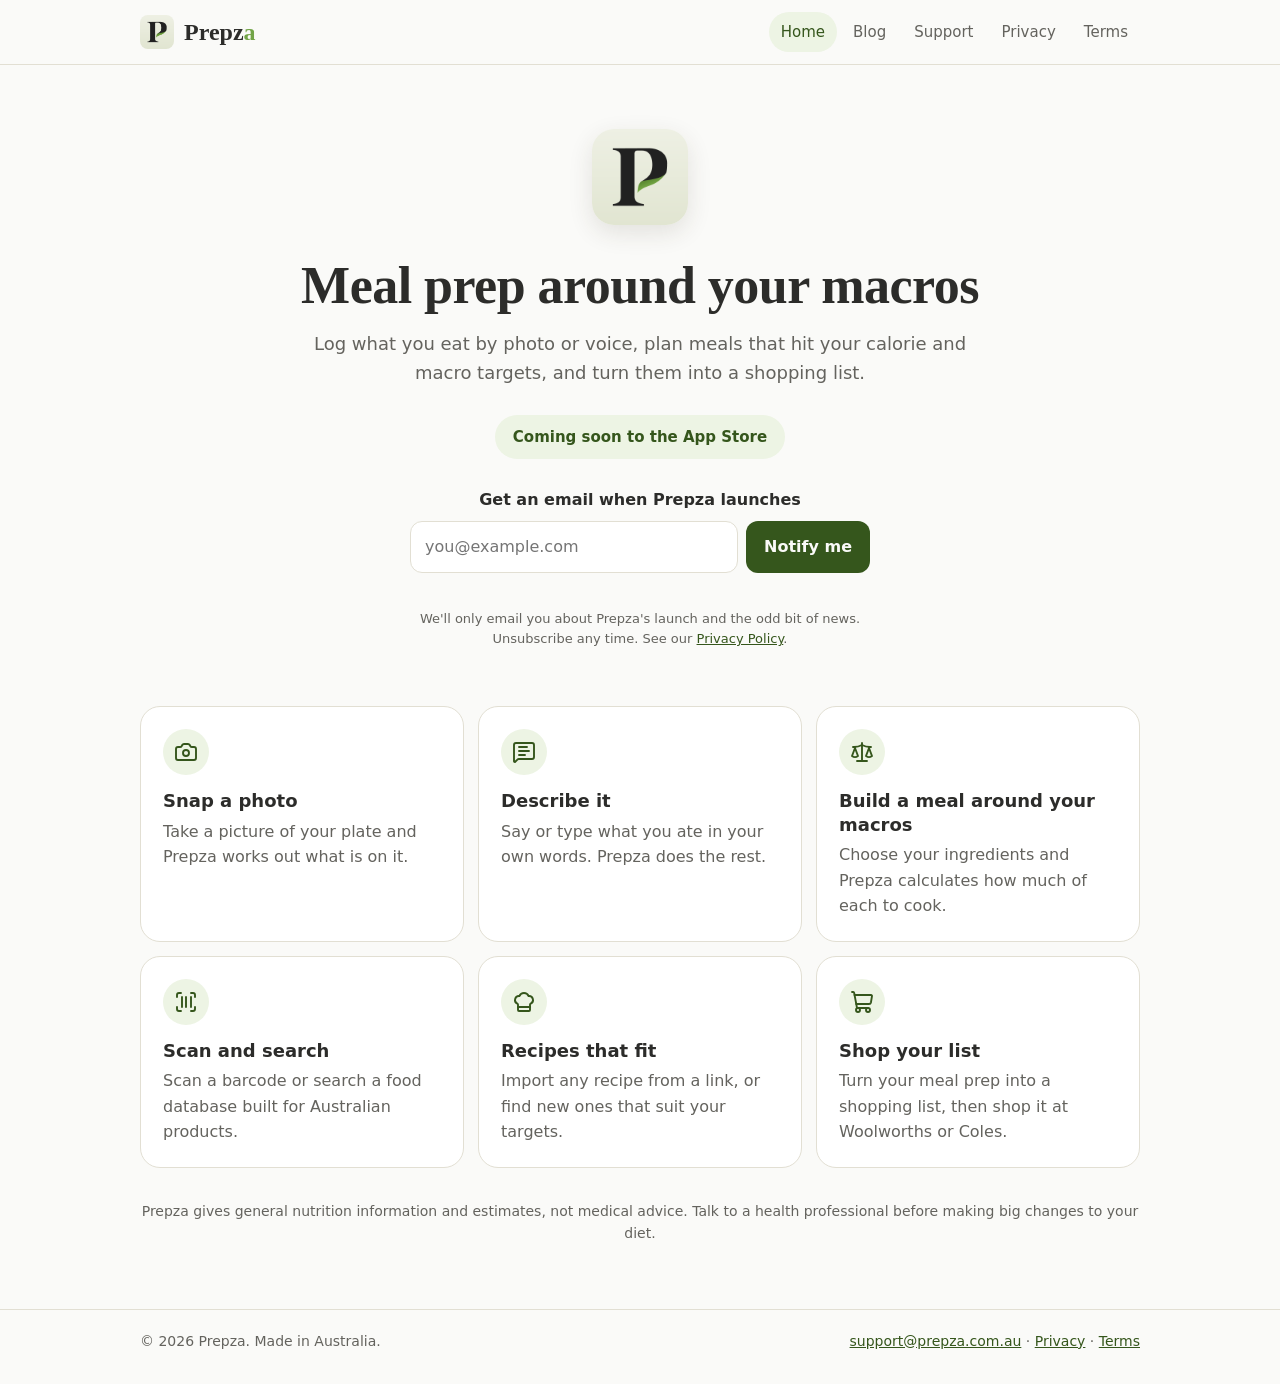
<file: index.html>
<!doctype html>
<html lang="en-AU">
<head>
<meta charset="utf-8">
<meta name="viewport" content="width=device-width, initial-scale=1">
<title>Prepza - Meal prep around your macros</title>
<meta name="description" content="Prepza is a nutrition tracker and meal-prep planner. Log meals by photo or voice, and build meals that hit your calorie and macro targets.">
<link rel="canonical" href="https://prepza.com.au/">
<link rel="icon" href="/icon.png">
<link rel="apple-touch-icon" href="/icon.png">
<meta property="og:type" content="website">
<meta property="og:url" content="https://prepza.com.au/">
<meta property="og:title" content="Prepza - Meal prep around your macros">
<meta property="og:description" content="Prepza is a nutrition tracker and meal-prep planner. Log meals by photo or voice, and build meals that hit your calorie and macro targets.">
<meta property="og:image" content="https://prepza.com.au/icon.png">
<meta name="theme-color" content="#FAFAF8" media="(prefers-color-scheme: light)">
<meta name="theme-color" content="#1A1A18" media="(prefers-color-scheme: dark)">
<link rel="stylesheet" href="/styles.css">
<link rel="alternate" type="application/rss+xml" title="Prepza blog" href="https://prepza.com.au/blog/feed.xml">
</head>
<body>
<header class="site-header">
  <div class="wrap header-row">
    <a class="brand" href="/"><img src="/icon.png" alt="" width="34" height="34"><span>Prepz<span class="brand-a">a</span></span></a>
    <nav aria-label="Main"><a href="/" aria-current="page">Home</a><a href="/blog/">Blog</a><a href="/support.html">Support</a><a href="/privacy.html">Privacy</a><a href="/terms.html">Terms</a></nav>
  </div>
</header>
<main>
<section class="hero">
  <div class="wrap hero-inner">
    <img class="hero-icon" src="/icon.png" alt="Prepza app icon" width="96" height="96">
    <h1>Meal prep around your macros</h1>
    <p class="lead">Log what you eat by photo or voice, plan meals that hit your calorie and macro targets, and turn them into a shopping list.</p>
    <p class="badge">Coming soon to the App Store</p>
    <form class="signup" id="signup" novalidate>
      <label for="signup-email">Get an email when Prepza launches</label>
      <div class="signup-row">
        <input id="signup-email" name="email" type="email" inputmode="email" autocomplete="email" placeholder="you@example.com" required maxlength="254">
        <button type="submit">Notify me</button>
      </div>
      <input class="signup-trap" name="website" type="text" tabindex="-1" autocomplete="off" aria-hidden="true">
      <p class="signup-status" role="status" aria-live="polite"></p>
      <p class="signup-fine">We'll only email you about Prepza's launch and the odd bit of news. Unsubscribe any time. See our <a href="/privacy.html">Privacy Policy</a>.</p>
    </form>
    <script>
    (() => {
      const form = document.getElementById('signup');
      const input = form.querySelector('input[name="email"]');
      const button = form.querySelector('button');
      const status = form.querySelector('.signup-status');
      const say = (text, ok) => {
        status.textContent = text;
        status.className = 'signup-status' + (ok ? ' ok' : ' error');
      };
      form.addEventListener('submit', async (event) => {
        event.preventDefault();
        if (form.website.value) return;
        const email = input.value.trim();
        if (!/^[^@\s]+@[^@\s]+\.[^@\s]+$/.test(email)) {
          say('Please enter a valid email address.', false);
          input.focus();
          return;
        }
        button.disabled = true;
        say('Adding you…', true);
        try {
          const res = await fetch("https://sbooiwlpufsnwqdxzglh.supabase.co/rest/v1/rpc/join_waitlist", {
            method: 'POST',
            headers: {
              'Content-Type': 'application/json',
              apikey: "eyJhbGciOiJIUzI1NiIsInR5cCI6IkpXVCJ9.eyJpc3MiOiJzdXBhYmFzZSIsInJlZiI6InNib29pd2xwdWZzbndxZHh6Z2xoIiwicm9sZSI6ImFub24iLCJpYXQiOjE3ODg4NjM4NjksImV4cCI6MjEwNDQzOTg2OX0.-cY8-3K3v0nuojcmFicwFBWoi9Yq2dD5cg3iR_vDqWI",
              Authorization: "Bearer eyJhbGciOiJIUzI1NiIsInR5cCI6IkpXVCJ9.eyJpc3MiOiJzdXBhYmFzZSIsInJlZiI6InNib29pd2xwdWZzbndxZHh6Z2xoIiwicm9sZSI6ImFub24iLCJpYXQiOjE3ODg4NjM4NjksImV4cCI6MjEwNDQzOTg2OX0.-cY8-3K3v0nuojcmFicwFBWoi9Yq2dD5cg3iR_vDqWI",
            },
            body: JSON.stringify({ p_email: email, p_source: 'website' }),
          });
          if (!res.ok || (await res.json()) !== true) throw new Error();
          form.reset();
          say("You're on the list. We'll email you when Prepza launches.", true);
        } catch {
          say("Sorry, that didn't work. Please try again, or email support@prepza.com.au.", false);
        } finally {
          button.disabled = false;
        }
      });
    })();
    </script>
  </div>
</section>
<section class="wrap features" aria-label="Features">
  <div class="feature"><div class="feature-icon" aria-hidden="true"><svg viewBox="0 0 24 24" width="24" height="24" fill="none" stroke="currentColor" stroke-width="1.9" stroke-linecap="round" stroke-linejoin="round"><path d="M13.997 4a2 2 0 0 1 1.76 1.05l.486.9A2 2 0 0 0 18.003 7H20a2 2 0 0 1 2 2v9a2 2 0 0 1-2 2H4a2 2 0 0 1-2-2V9a2 2 0 0 1 2-2h1.997a2 2 0 0 0 1.759-1.048l.489-.904A2 2 0 0 1 10.004 4z"/><circle cx="12" cy="13" r="3"/></svg></div><h2>Snap a photo</h2><p>Take a picture of your plate and Prepza works out what is on it.</p></div>
  <div class="feature"><div class="feature-icon" aria-hidden="true"><svg viewBox="0 0 24 24" width="24" height="24" fill="none" stroke="currentColor" stroke-width="1.9" stroke-linecap="round" stroke-linejoin="round"><path d="M22 17a2 2 0 0 1-2 2H6.828a2 2 0 0 0-1.414.586l-2.202 2.202A.71.71 0 0 1 2 21.286V5a2 2 0 0 1 2-2h16a2 2 0 0 1 2 2z"/><path d="M7 11h10"/><path d="M7 15h6"/><path d="M7 7h8"/></svg></div><h2>Describe it</h2><p>Say or type what you ate in your own words. Prepza does the rest.</p></div>
  <div class="feature"><div class="feature-icon" aria-hidden="true"><svg viewBox="0 0 24 24" width="24" height="24" fill="none" stroke="currentColor" stroke-width="1.9" stroke-linecap="round" stroke-linejoin="round"><path d="M12 3v18"/><path d="m19 8 3 8a5 5 0 0 1-6 0zV7"/><path d="M3 7h1a17 17 0 0 0 8-2 17 17 0 0 0 8 2h1"/><path d="m5 8 3 8a5 5 0 0 1-6 0zV7"/><path d="M7 21h10"/></svg></div><h2>Build a meal around your macros</h2><p>Choose your ingredients and Prepza calculates how much of each to cook.</p></div>
  <div class="feature"><div class="feature-icon" aria-hidden="true"><svg viewBox="0 0 24 24" width="24" height="24" fill="none" stroke="currentColor" stroke-width="1.9" stroke-linecap="round" stroke-linejoin="round"><path d="M3 7V5a2 2 0 0 1 2-2h2"/><path d="M17 3h2a2 2 0 0 1 2 2v2"/><path d="M21 17v2a2 2 0 0 1-2 2h-2"/><path d="M7 21H5a2 2 0 0 1-2-2v-2"/><path d="M8 7v10"/><path d="M12 7v10"/><path d="M17 7v10"/></svg></div><h2>Scan and search</h2><p>Scan a barcode or search a food database built for Australian products.</p></div>
  <div class="feature"><div class="feature-icon" aria-hidden="true"><svg viewBox="0 0 24 24" width="24" height="24" fill="none" stroke="currentColor" stroke-width="1.9" stroke-linecap="round" stroke-linejoin="round"><path d="M17 21a1 1 0 0 0 1-1v-5.35c0-.457.316-.844.727-1.041a4 4 0 0 0-2.134-7.589 5 5 0 0 0-9.186 0 4 4 0 0 0-2.134 7.588c.411.198.727.585.727 1.041V20a1 1 0 0 0 1 1Z"/><path d="M6 17h12"/></svg></div><h2>Recipes that fit</h2><p>Import any recipe from a link, or find new ones that suit your targets.</p></div>
  <div class="feature"><div class="feature-icon" aria-hidden="true"><svg viewBox="0 0 24 24" width="24" height="24" fill="none" stroke="currentColor" stroke-width="1.9" stroke-linecap="round" stroke-linejoin="round"><path d="m2.05 2.05 1.099-.028a1 1 0 0 1 1.008.815l2.69 14.347A1 1 0 0 0 7.83 18H18"/><path d="M4.563 5h16.435a1 1 0 0 1 .981 1.204l-1.026 6.226A2 2 0 0 1 18.962 14H6.25"/><circle cx="18" cy="20" r="2"/><circle cx="8" cy="20" r="2"/></svg></div><h2>Shop your list</h2><p>Turn your meal prep into a shopping list, then shop it at Woolworths or Coles.</p></div>
</section>
<section class="wrap note">
  <p>Prepza gives general nutrition information and estimates, not medical advice. Talk to a health professional before making big changes to your diet.</p>
</section>
</main>
<footer class="site-footer">
  <div class="wrap footer-row">
    <p>&copy; 2026 Prepza. Made in Australia.</p>
    <p><a href="mailto:support@prepza.com.au">support@prepza.com.au</a> &middot; <a href="/privacy.html">Privacy</a> &middot; <a href="/terms.html">Terms</a></p>
  </div>
</footer>
</body>
</html>
</file>
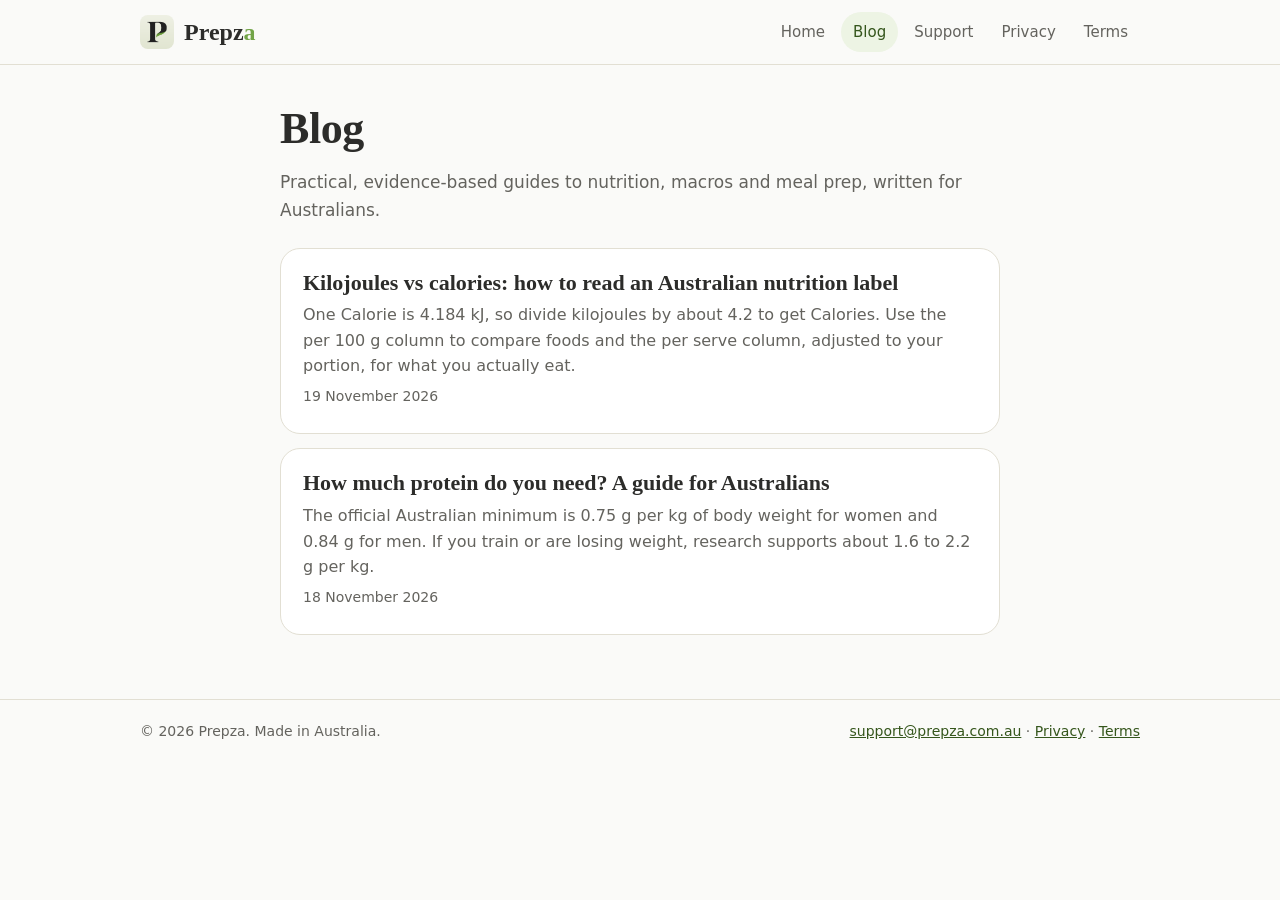
<file: blog/index.html>
<!doctype html>
<html lang="en-AU">
<head>
<meta charset="utf-8">
<meta name="viewport" content="width=device-width, initial-scale=1">
<title>Blog - Prepza</title>
<meta name="description" content="Practical, evidence-based guides to nutrition, macros and meal prep, written for Australians.">
<link rel="canonical" href="https://prepza.com.au/blog/">
<link rel="icon" href="/icon.png">
<link rel="apple-touch-icon" href="/icon.png">
<meta property="og:type" content="website">
<meta property="og:url" content="https://prepza.com.au/blog/">
<meta property="og:title" content="Blog - Prepza">
<meta property="og:description" content="Practical, evidence-based guides to nutrition, macros and meal prep, written for Australians.">
<meta property="og:image" content="https://prepza.com.au/icon.png">
<meta name="theme-color" content="#FAFAF8" media="(prefers-color-scheme: light)">
<meta name="theme-color" content="#1A1A18" media="(prefers-color-scheme: dark)">
<link rel="stylesheet" href="/styles.css">
<link rel="alternate" type="application/rss+xml" title="Prepza blog" href="https://prepza.com.au/blog/feed.xml">
</head>
<body>
<header class="site-header">
  <div class="wrap header-row">
    <a class="brand" href="/"><img src="/icon.png" alt="" width="34" height="34"><span>Prepz<span class="brand-a">a</span></span></a>
    <nav aria-label="Main"><a href="/">Home</a><a href="/blog/" aria-current="page">Blog</a><a href="/support.html">Support</a><a href="/privacy.html">Privacy</a><a href="/terms.html">Terms</a></nav>
  </div>
</header>
<main>
<section class="wrap legal">
  <h1>Blog</h1>
  <p class="lead">Practical, evidence-based guides to nutrition, macros and meal prep, written for Australians.</p>
  <ul class="post-list">
    <li><a href="/blog/kilojoules-vs-calories.html"><h2>Kilojoules vs calories: how to read an Australian nutrition label</h2><p>One Calorie is 4.184 kJ, so divide kilojoules by about 4.2 to get Calories. Use the per 100 g column to compare foods and the per serve column, adjusted to your portion, for what you actually eat.</p><p class="muted"><time datetime="2026-11-19">19 November 2026</time></p></a></li>
    <li><a href="/blog/how-much-protein-do-you-need.html"><h2>How much protein do you need? A guide for Australians</h2><p>The official Australian minimum is 0.75 g per kg of body weight for women and 0.84 g for men. If you train or are losing weight, research supports about 1.6 to 2.2 g per kg.</p><p class="muted"><time datetime="2026-11-18">18 November 2026</time></p></a></li>
  </ul>
</section>
</main>
<footer class="site-footer">
  <div class="wrap footer-row">
    <p>&copy; 2026 Prepza. Made in Australia.</p>
    <p><a href="mailto:support@prepza.com.au">support@prepza.com.au</a> &middot; <a href="/privacy.html">Privacy</a> &middot; <a href="/terms.html">Terms</a></p>
  </div>
</footer>
</body>
</html>
</file>
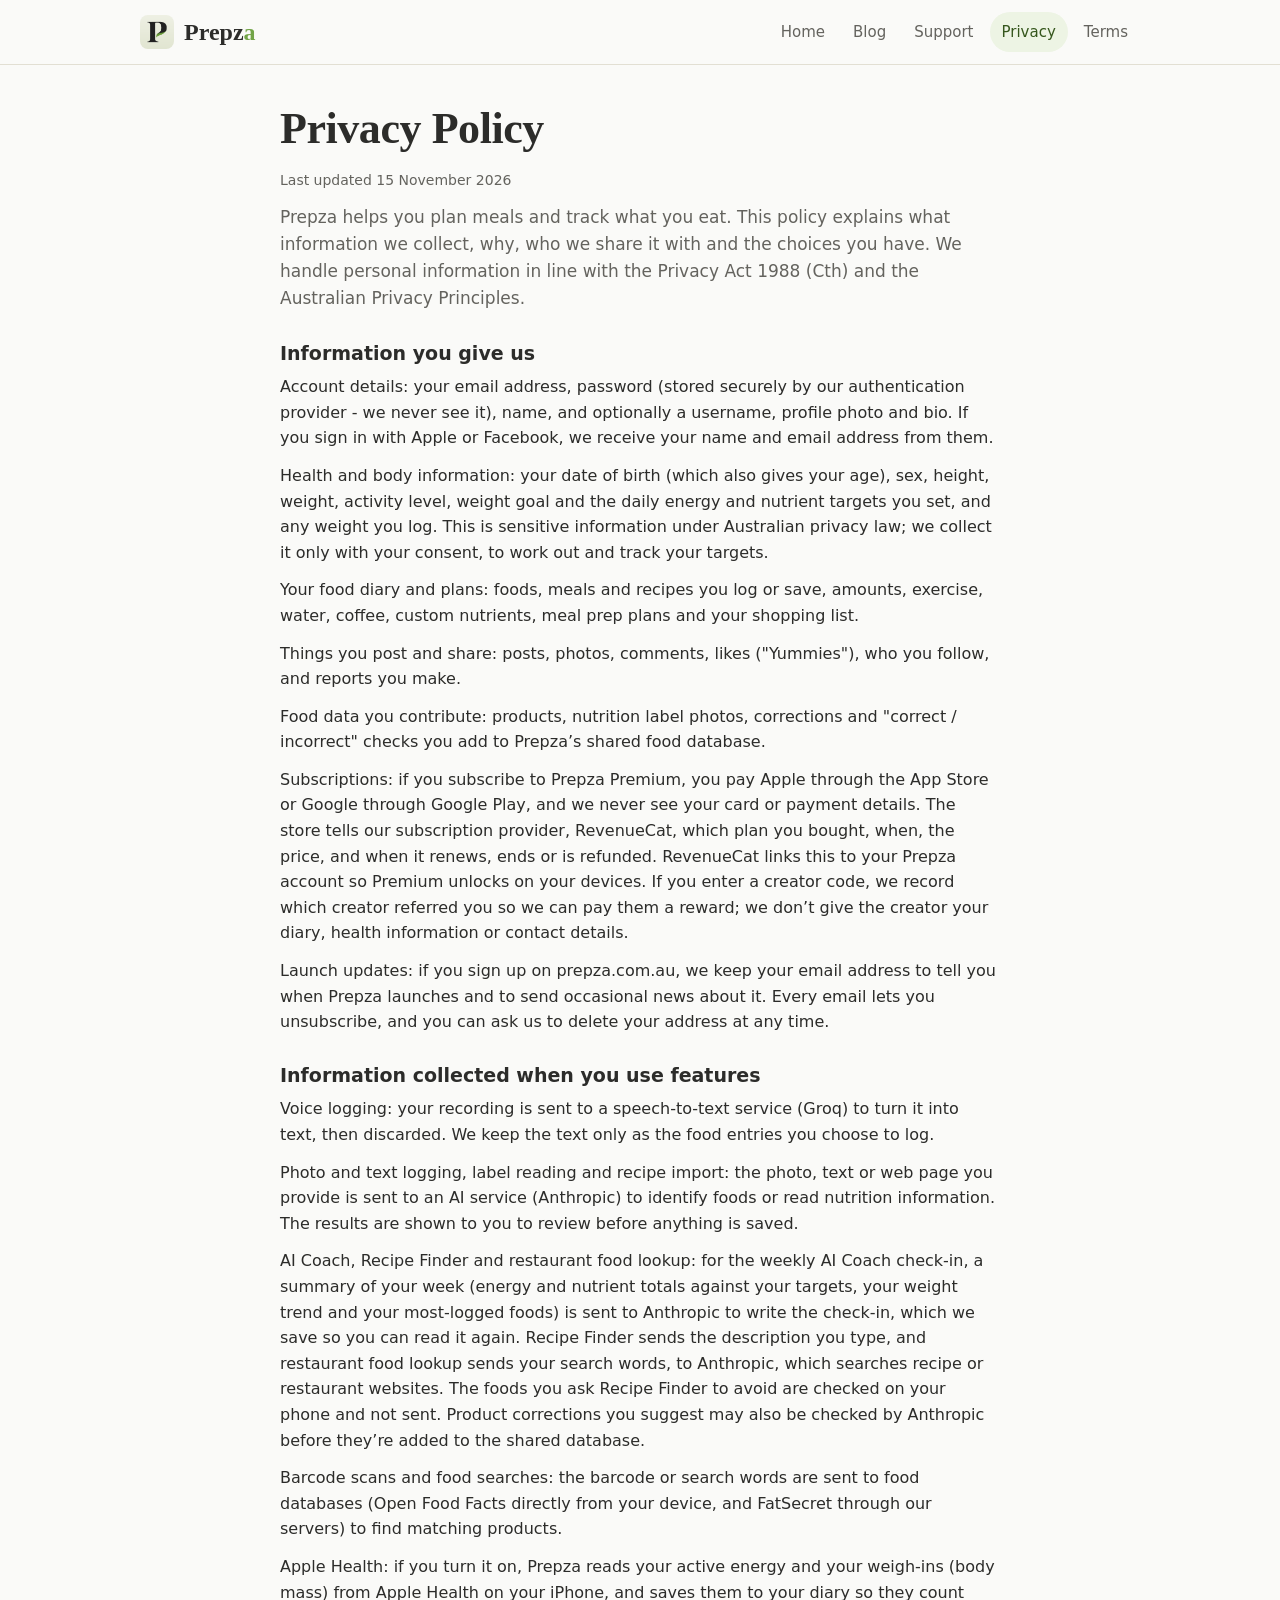
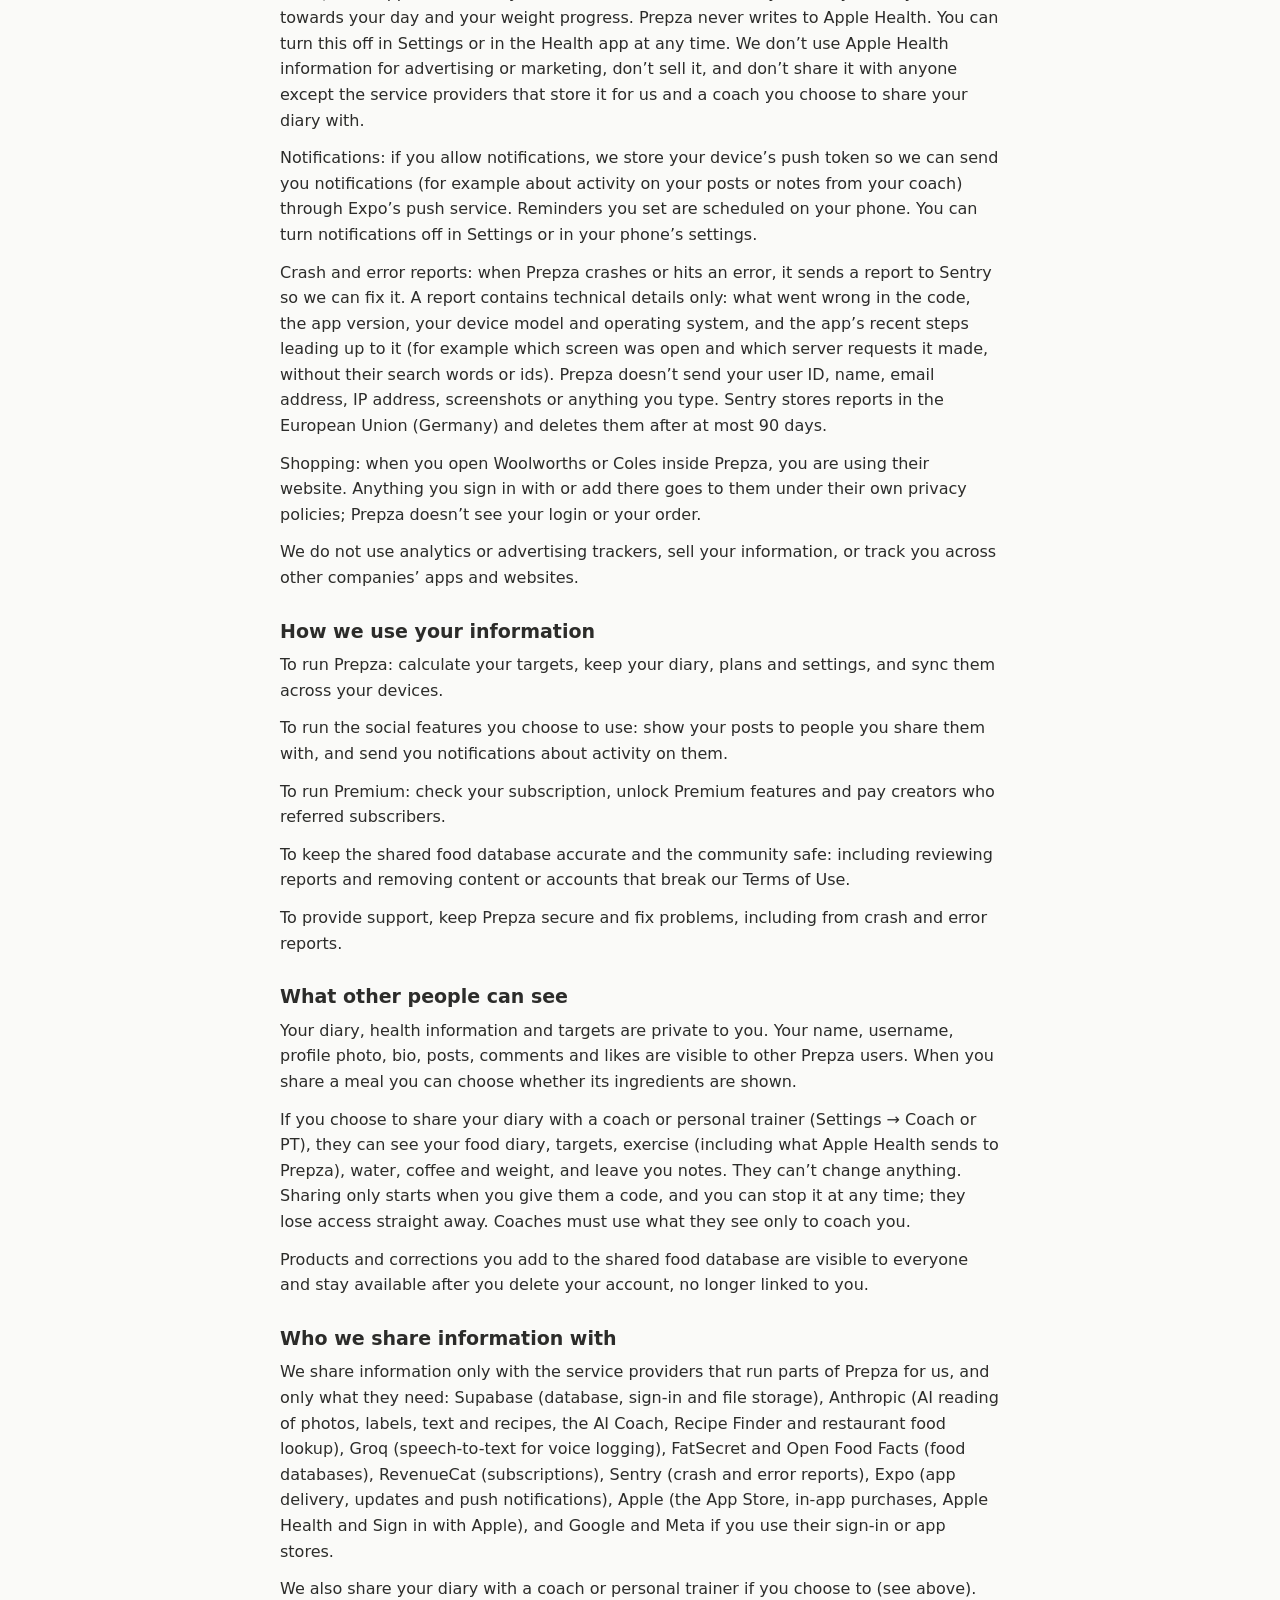
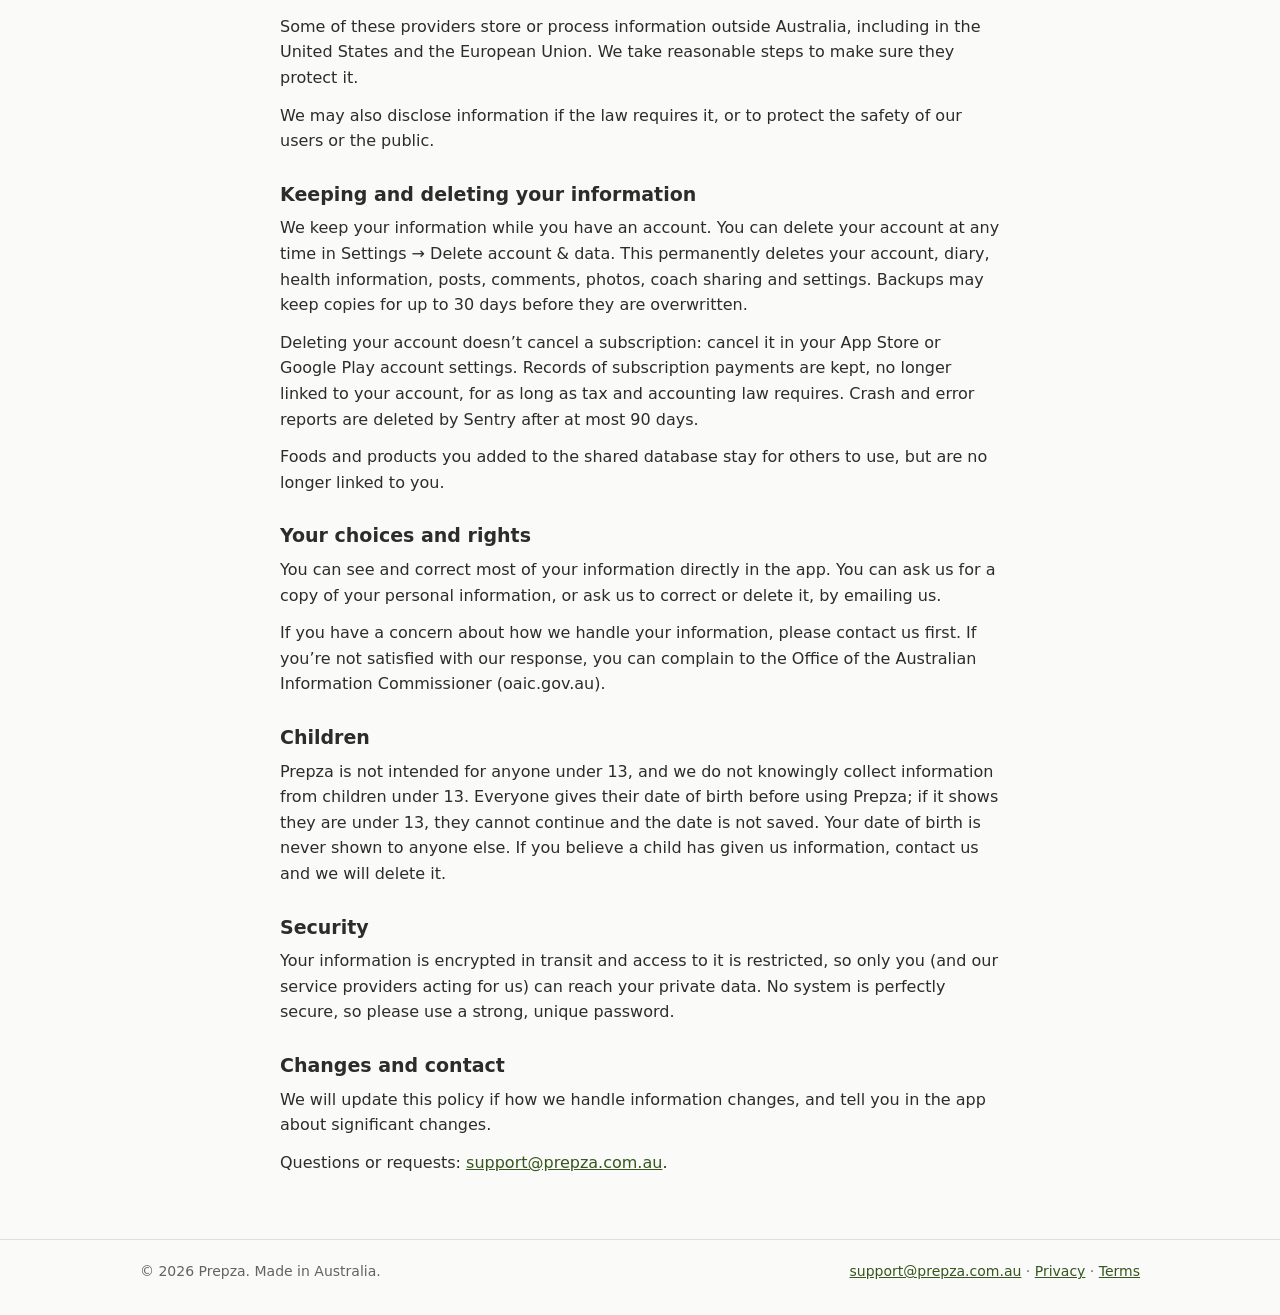
<file: privacy.html>
<!doctype html>
<html lang="en-AU">
<head>
<meta charset="utf-8">
<meta name="viewport" content="width=device-width, initial-scale=1">
<title>Privacy Policy - Prepza</title>
<meta name="description" content="How Prepza collects, uses and protects your information.">
<link rel="canonical" href="https://prepza.com.au/privacy.html">
<link rel="icon" href="/icon.png">
<link rel="apple-touch-icon" href="/icon.png">
<meta property="og:type" content="website">
<meta property="og:url" content="https://prepza.com.au/privacy.html">
<meta property="og:title" content="Privacy Policy - Prepza">
<meta property="og:description" content="How Prepza collects, uses and protects your information.">
<meta property="og:image" content="https://prepza.com.au/icon.png">
<meta name="theme-color" content="#FAFAF8" media="(prefers-color-scheme: light)">
<meta name="theme-color" content="#1A1A18" media="(prefers-color-scheme: dark)">
<link rel="stylesheet" href="/styles.css">
<link rel="alternate" type="application/rss+xml" title="Prepza blog" href="https://prepza.com.au/blog/feed.xml">
</head>
<body>
<header class="site-header">
  <div class="wrap header-row">
    <a class="brand" href="/"><img src="/icon.png" alt="" width="34" height="34"><span>Prepz<span class="brand-a">a</span></span></a>
    <nav aria-label="Main"><a href="/">Home</a><a href="/blog/">Blog</a><a href="/support.html">Support</a><a href="/privacy.html" aria-current="page">Privacy</a><a href="/terms.html">Terms</a></nav>
  </div>
</header>
<main>
<article class="wrap legal">
  <h1>Privacy Policy</h1>
  <p class="muted">Last updated 15 November 2026</p>
  <p class="lead">Prepza helps you plan meals and track what you eat. This policy explains what information we collect, why, who we share it with and the choices you have. We handle personal information in line with the Privacy Act 1988 (Cth) and the Australian Privacy Principles.</p>
  <section><h2>Information you give us</h2><p>Account details: your email address, password (stored securely by our authentication provider - we never see it), name, and optionally a username, profile photo and bio. If you sign in with Apple or Facebook, we receive your name and email address from them.</p><p>Health and body information: your date of birth (which also gives your age), sex, height, weight, activity level, weight goal and the daily energy and nutrient targets you set, and any weight you log. This is sensitive information under Australian privacy law; we collect it only with your consent, to work out and track your targets.</p><p>Your food diary and plans: foods, meals and recipes you log or save, amounts, exercise, water, coffee, custom nutrients, meal prep plans and your shopping list.</p><p>Things you post and share: posts, photos, comments, likes (&quot;Yummies&quot;), who you follow, and reports you make.</p><p>Food data you contribute: products, nutrition label photos, corrections and &quot;correct / incorrect&quot; checks you add to Prepza’s shared food database.</p><p>Subscriptions: if you subscribe to Prepza Premium, you pay Apple through the App Store or Google through Google Play, and we never see your card or payment details. The store tells our subscription provider, RevenueCat, which plan you bought, when, the price, and when it renews, ends or is refunded. RevenueCat links this to your Prepza account so Premium unlocks on your devices. If you enter a creator code, we record which creator referred you so we can pay them a reward; we don’t give the creator your diary, health information or contact details.</p><p>Launch updates: if you sign up on prepza.com.au, we keep your email address to tell you when Prepza launches and to send occasional news about it. Every email lets you unsubscribe, and you can ask us to delete your address at any time.</p></section>
<section><h2>Information collected when you use features</h2><p>Voice logging: your recording is sent to a speech-to-text service (Groq) to turn it into text, then discarded. We keep the text only as the food entries you choose to log.</p><p>Photo and text logging, label reading and recipe import: the photo, text or web page you provide is sent to an AI service (Anthropic) to identify foods or read nutrition information. The results are shown to you to review before anything is saved.</p><p>AI Coach, Recipe Finder and restaurant food lookup: for the weekly AI Coach check-in, a summary of your week (energy and nutrient totals against your targets, your weight trend and your most-logged foods) is sent to Anthropic to write the check-in, which we save so you can read it again. Recipe Finder sends the description you type, and restaurant food lookup sends your search words, to Anthropic, which searches recipe or restaurant websites. The foods you ask Recipe Finder to avoid are checked on your phone and not sent. Product corrections you suggest may also be checked by Anthropic before they’re added to the shared database.</p><p>Barcode scans and food searches: the barcode or search words are sent to food databases (Open Food Facts directly from your device, and FatSecret through our servers) to find matching products.</p><p>Apple Health: if you turn it on, Prepza reads your active energy and your weigh-ins (body mass) from Apple Health on your iPhone, and saves them to your diary so they count towards your day and your weight progress. Prepza never writes to Apple Health. You can turn this off in Settings or in the Health app at any time. We don’t use Apple Health information for advertising or marketing, don’t sell it, and don’t share it with anyone except the service providers that store it for us and a coach you choose to share your diary with.</p><p>Notifications: if you allow notifications, we store your device’s push token so we can send you notifications (for example about activity on your posts or notes from your coach) through Expo’s push service. Reminders you set are scheduled on your phone. You can turn notifications off in Settings or in your phone’s settings.</p><p>Crash and error reports: when Prepza crashes or hits an error, it sends a report to Sentry so we can fix it. A report contains technical details only: what went wrong in the code, the app version, your device model and operating system, and the app’s recent steps leading up to it (for example which screen was open and which server requests it made, without their search words or ids). Prepza doesn’t send your user ID, name, email address, IP address, screenshots or anything you type. Sentry stores reports in the European Union (Germany) and deletes them after at most 90 days.</p><p>Shopping: when you open Woolworths or Coles inside Prepza, you are using their website. Anything you sign in with or add there goes to them under their own privacy policies; Prepza doesn’t see your login or your order.</p><p>We do not use analytics or advertising trackers, sell your information, or track you across other companies’ apps and websites.</p></section>
<section><h2>How we use your information</h2><p>To run Prepza: calculate your targets, keep your diary, plans and settings, and sync them across your devices.</p><p>To run the social features you choose to use: show your posts to people you share them with, and send you notifications about activity on them.</p><p>To run Premium: check your subscription, unlock Premium features and pay creators who referred subscribers.</p><p>To keep the shared food database accurate and the community safe: including reviewing reports and removing content or accounts that break our Terms of Use.</p><p>To provide support, keep Prepza secure and fix problems, including from crash and error reports.</p></section>
<section><h2>What other people can see</h2><p>Your diary, health information and targets are private to you. Your name, username, profile photo, bio, posts, comments and likes are visible to other Prepza users. When you share a meal you can choose whether its ingredients are shown.</p><p>If you choose to share your diary with a coach or personal trainer (Settings → Coach or PT), they can see your food diary, targets, exercise (including what Apple Health sends to Prepza), water, coffee and weight, and leave you notes. They can’t change anything. Sharing only starts when you give them a code, and you can stop it at any time; they lose access straight away. Coaches must use what they see only to coach you.</p><p>Products and corrections you add to the shared food database are visible to everyone and stay available after you delete your account, no longer linked to you.</p></section>
<section><h2>Who we share information with</h2><p>We share information only with the service providers that run parts of Prepza for us, and only what they need: Supabase (database, sign-in and file storage), Anthropic (AI reading of photos, labels, text and recipes, the AI Coach, Recipe Finder and restaurant food lookup), Groq (speech-to-text for voice logging), FatSecret and Open Food Facts (food databases), RevenueCat (subscriptions), Sentry (crash and error reports), Expo (app delivery, updates and push notifications), Apple (the App Store, in-app purchases, Apple Health and Sign in with Apple), and Google and Meta if you use their sign-in or app stores.</p><p>We also share your diary with a coach or personal trainer if you choose to (see above).</p><p>Some of these providers store or process information outside Australia, including in the United States and the European Union. We take reasonable steps to make sure they protect it.</p><p>We may also disclose information if the law requires it, or to protect the safety of our users or the public.</p></section>
<section><h2>Keeping and deleting your information</h2><p>We keep your information while you have an account. You can delete your account at any time in Settings → Delete account &amp; data. This permanently deletes your account, diary, health information, posts, comments, photos, coach sharing and settings. Backups may keep copies for up to 30 days before they are overwritten.</p><p>Deleting your account doesn’t cancel a subscription: cancel it in your App Store or Google Play account settings. Records of subscription payments are kept, no longer linked to your account, for as long as tax and accounting law requires. Crash and error reports are deleted by Sentry after at most 90 days.</p><p>Foods and products you added to the shared database stay for others to use, but are no longer linked to you.</p></section>
<section><h2>Your choices and rights</h2><p>You can see and correct most of your information directly in the app. You can ask us for a copy of your personal information, or ask us to correct or delete it, by emailing us.</p><p>If you have a concern about how we handle your information, please contact us first. If you’re not satisfied with our response, you can complain to the Office of the Australian Information Commissioner (oaic.gov.au).</p></section>
<section><h2>Children</h2><p>Prepza is not intended for anyone under 13, and we do not knowingly collect information from children under 13. Everyone gives their date of birth before using Prepza; if it shows they are under 13, they cannot continue and the date is not saved. Your date of birth is never shown to anyone else. If you believe a child has given us information, contact us and we will delete it.</p></section>
<section><h2>Security</h2><p>Your information is encrypted in transit and access to it is restricted, so only you (and our service providers acting for us) can reach your private data. No system is perfectly secure, so please use a strong, unique password.</p></section>
<section><h2>Changes and contact</h2><p>We will update this policy if how we handle information changes, and tell you in the app about significant changes.</p><p>Questions or requests: <a href="mailto:support@prepza.com.au">support@prepza.com.au</a>.</p></section>
</article>
</main>
<footer class="site-footer">
  <div class="wrap footer-row">
    <p>&copy; 2026 Prepza. Made in Australia.</p>
    <p><a href="mailto:support@prepza.com.au">support@prepza.com.au</a> &middot; <a href="/privacy.html">Privacy</a> &middot; <a href="/terms.html">Terms</a></p>
  </div>
</footer>
</body>
</html>
</file>
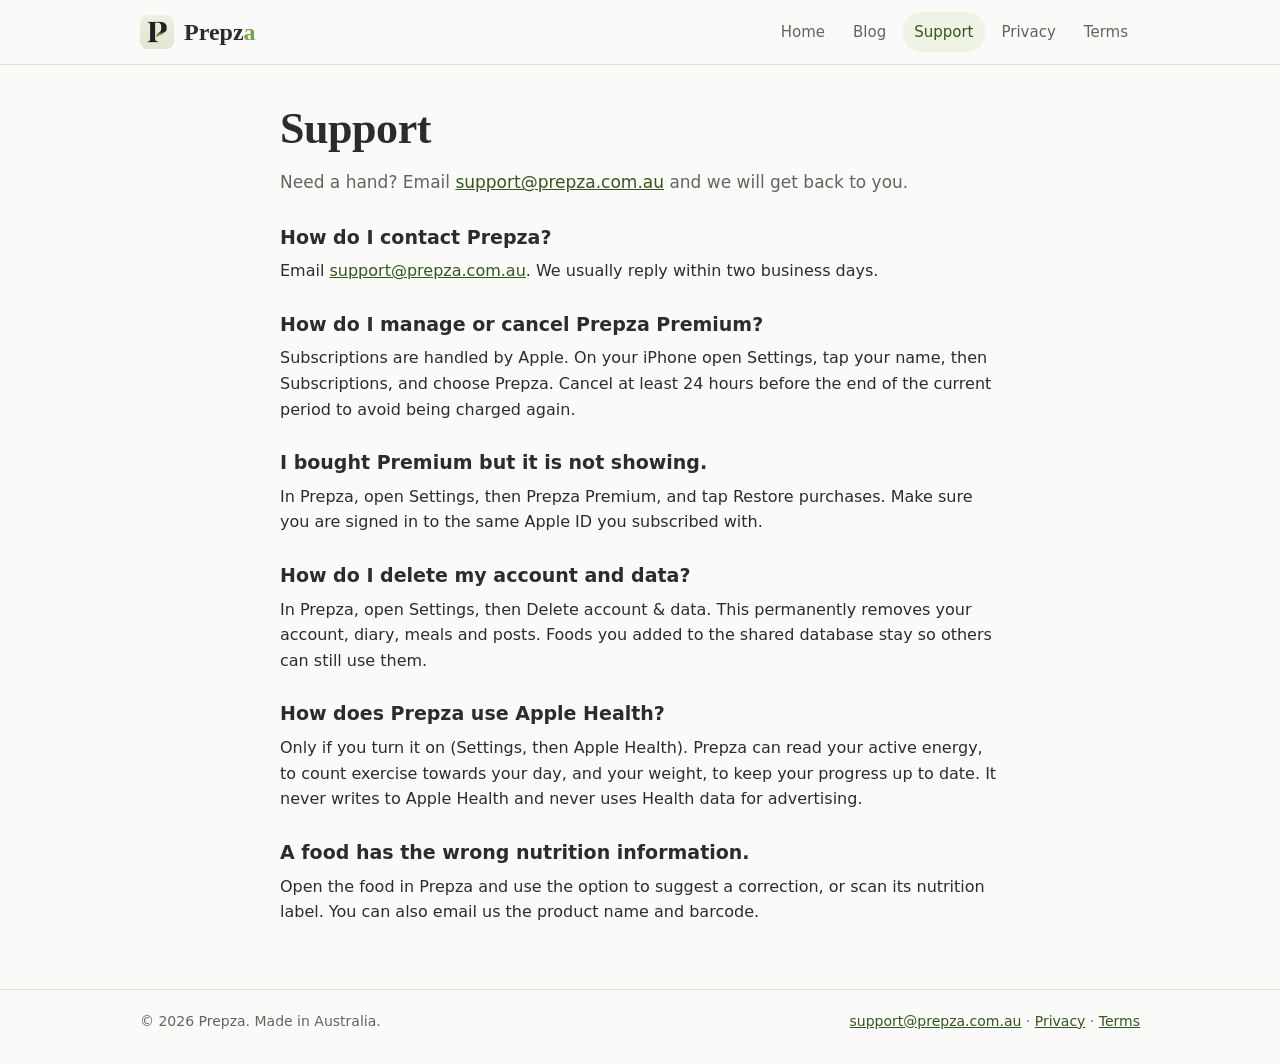
<file: support.html>
<!doctype html>
<html lang="en-AU">
<head>
<meta charset="utf-8">
<meta name="viewport" content="width=device-width, initial-scale=1">
<title>Support - Prepza</title>
<meta name="description" content="Help with Prepza: contact us, manage your subscription, delete your account and more.">
<link rel="canonical" href="https://prepza.com.au/support.html">
<link rel="icon" href="/icon.png">
<link rel="apple-touch-icon" href="/icon.png">
<meta property="og:type" content="website">
<meta property="og:url" content="https://prepza.com.au/support.html">
<meta property="og:title" content="Support - Prepza">
<meta property="og:description" content="Help with Prepza: contact us, manage your subscription, delete your account and more.">
<meta property="og:image" content="https://prepza.com.au/icon.png">
<meta name="theme-color" content="#FAFAF8" media="(prefers-color-scheme: light)">
<meta name="theme-color" content="#1A1A18" media="(prefers-color-scheme: dark)">
<link rel="stylesheet" href="/styles.css">
<link rel="alternate" type="application/rss+xml" title="Prepza blog" href="https://prepza.com.au/blog/feed.xml">
</head>
<body>
<header class="site-header">
  <div class="wrap header-row">
    <a class="brand" href="/"><img src="/icon.png" alt="" width="34" height="34"><span>Prepz<span class="brand-a">a</span></span></a>
    <nav aria-label="Main"><a href="/">Home</a><a href="/blog/">Blog</a><a href="/support.html" aria-current="page">Support</a><a href="/privacy.html">Privacy</a><a href="/terms.html">Terms</a></nav>
  </div>
</header>
<main>
<article class="wrap legal">
  <h1>Support</h1>
  <p class="lead">Need a hand? Email <a href="mailto:support@prepza.com.au">support@prepza.com.au</a> and we will get back to you.</p>
  <section><h2>How do I contact Prepza?</h2><p>Email <a href="mailto:support@prepza.com.au">support@prepza.com.au</a>. We usually reply within two business days.</p></section>
  <section><h2>How do I manage or cancel Prepza Premium?</h2><p>Subscriptions are handled by Apple. On your iPhone open Settings, tap your name, then Subscriptions, and choose Prepza. Cancel at least 24 hours before the end of the current period to avoid being charged again.</p></section>
  <section><h2>I bought Premium but it is not showing.</h2><p>In Prepza, open Settings, then Prepza Premium, and tap Restore purchases. Make sure you are signed in to the same Apple ID you subscribed with.</p></section>
  <section><h2>How do I delete my account and data?</h2><p>In Prepza, open Settings, then Delete account &amp; data. This permanently removes your account, diary, meals and posts. Foods you added to the shared database stay so others can still use them.</p></section>
  <section><h2>How does Prepza use Apple Health?</h2><p>Only if you turn it on (Settings, then Apple Health). Prepza can read your active energy, to count exercise towards your day, and your weight, to keep your progress up to date. It never writes to Apple Health and never uses Health data for advertising.</p></section>
  <section><h2>A food has the wrong nutrition information.</h2><p>Open the food in Prepza and use the option to suggest a correction, or scan its nutrition label. You can also email us the product name and barcode.</p></section>
</article>
</main>
<footer class="site-footer">
  <div class="wrap footer-row">
    <p>&copy; 2026 Prepza. Made in Australia.</p>
    <p><a href="mailto:support@prepza.com.au">support@prepza.com.au</a> &middot; <a href="/privacy.html">Privacy</a> &middot; <a href="/terms.html">Terms</a></p>
  </div>
</footer>
</body>
</html>
</file>
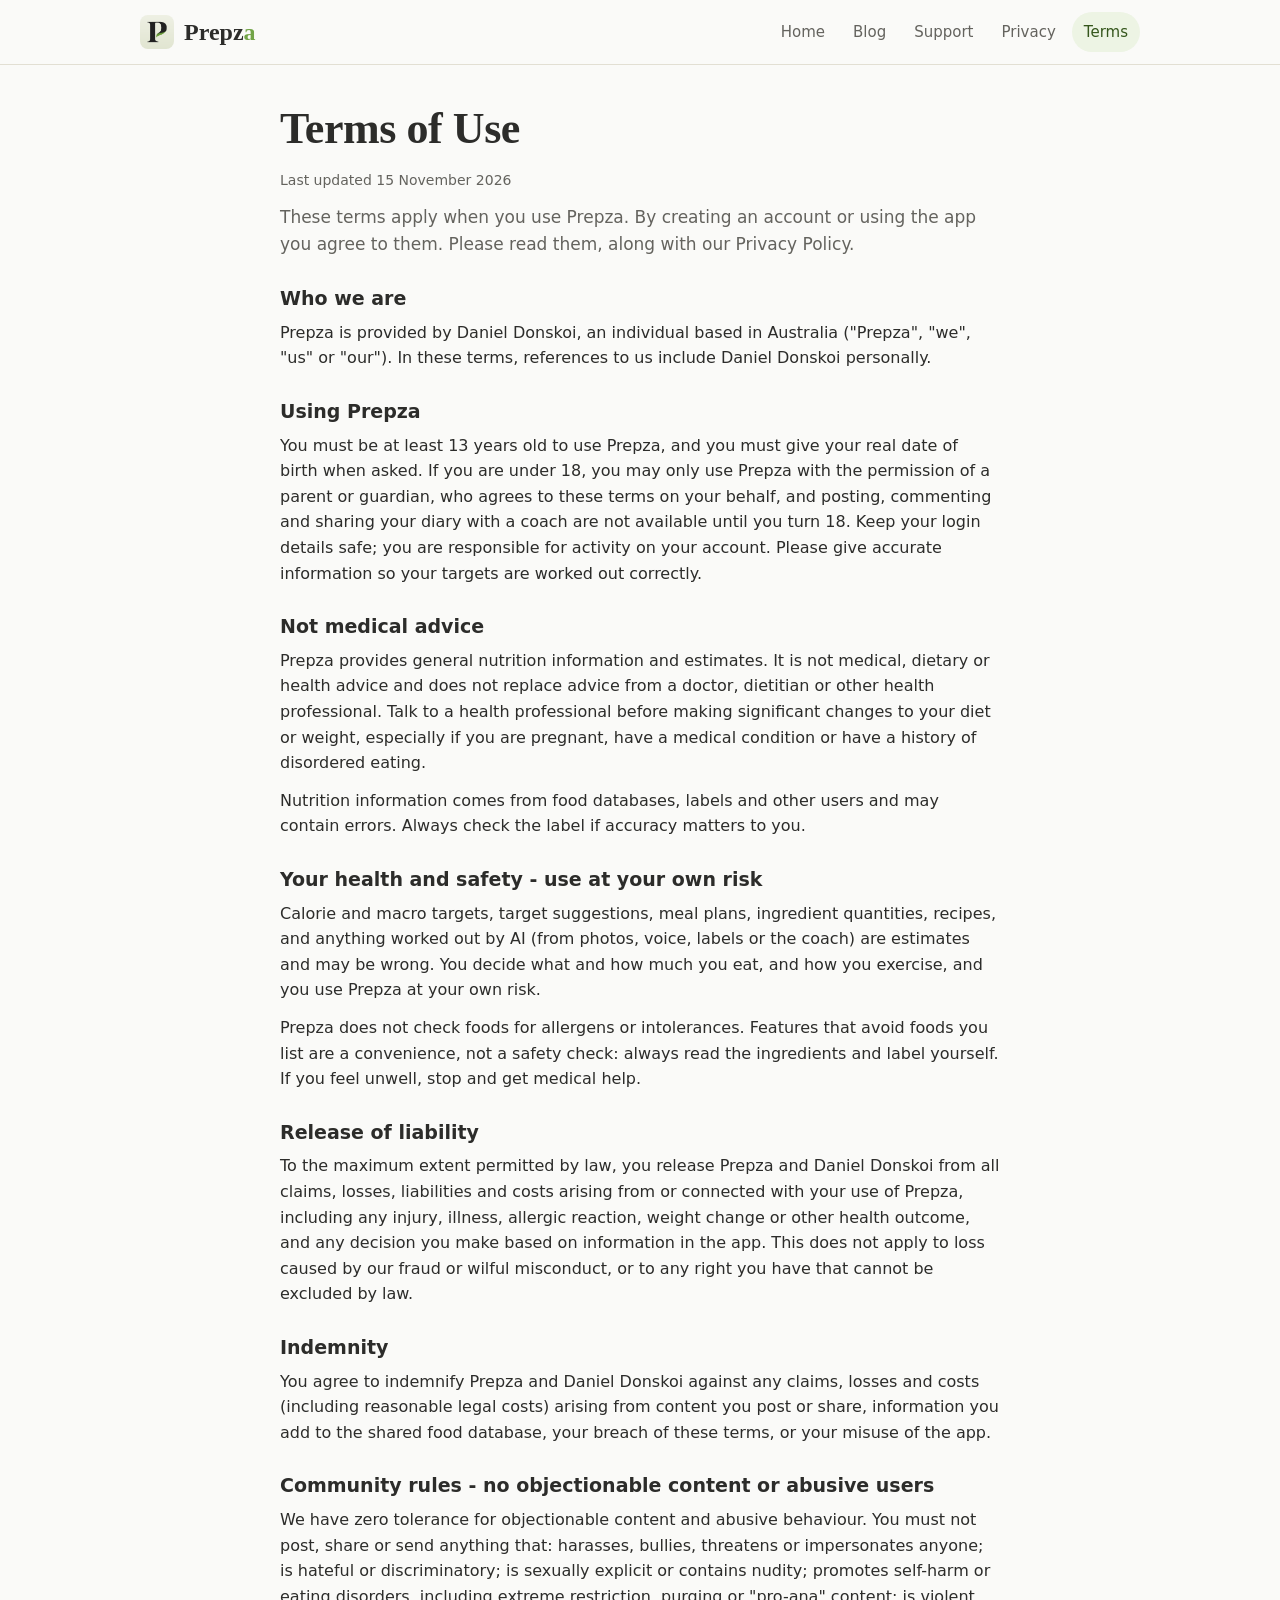
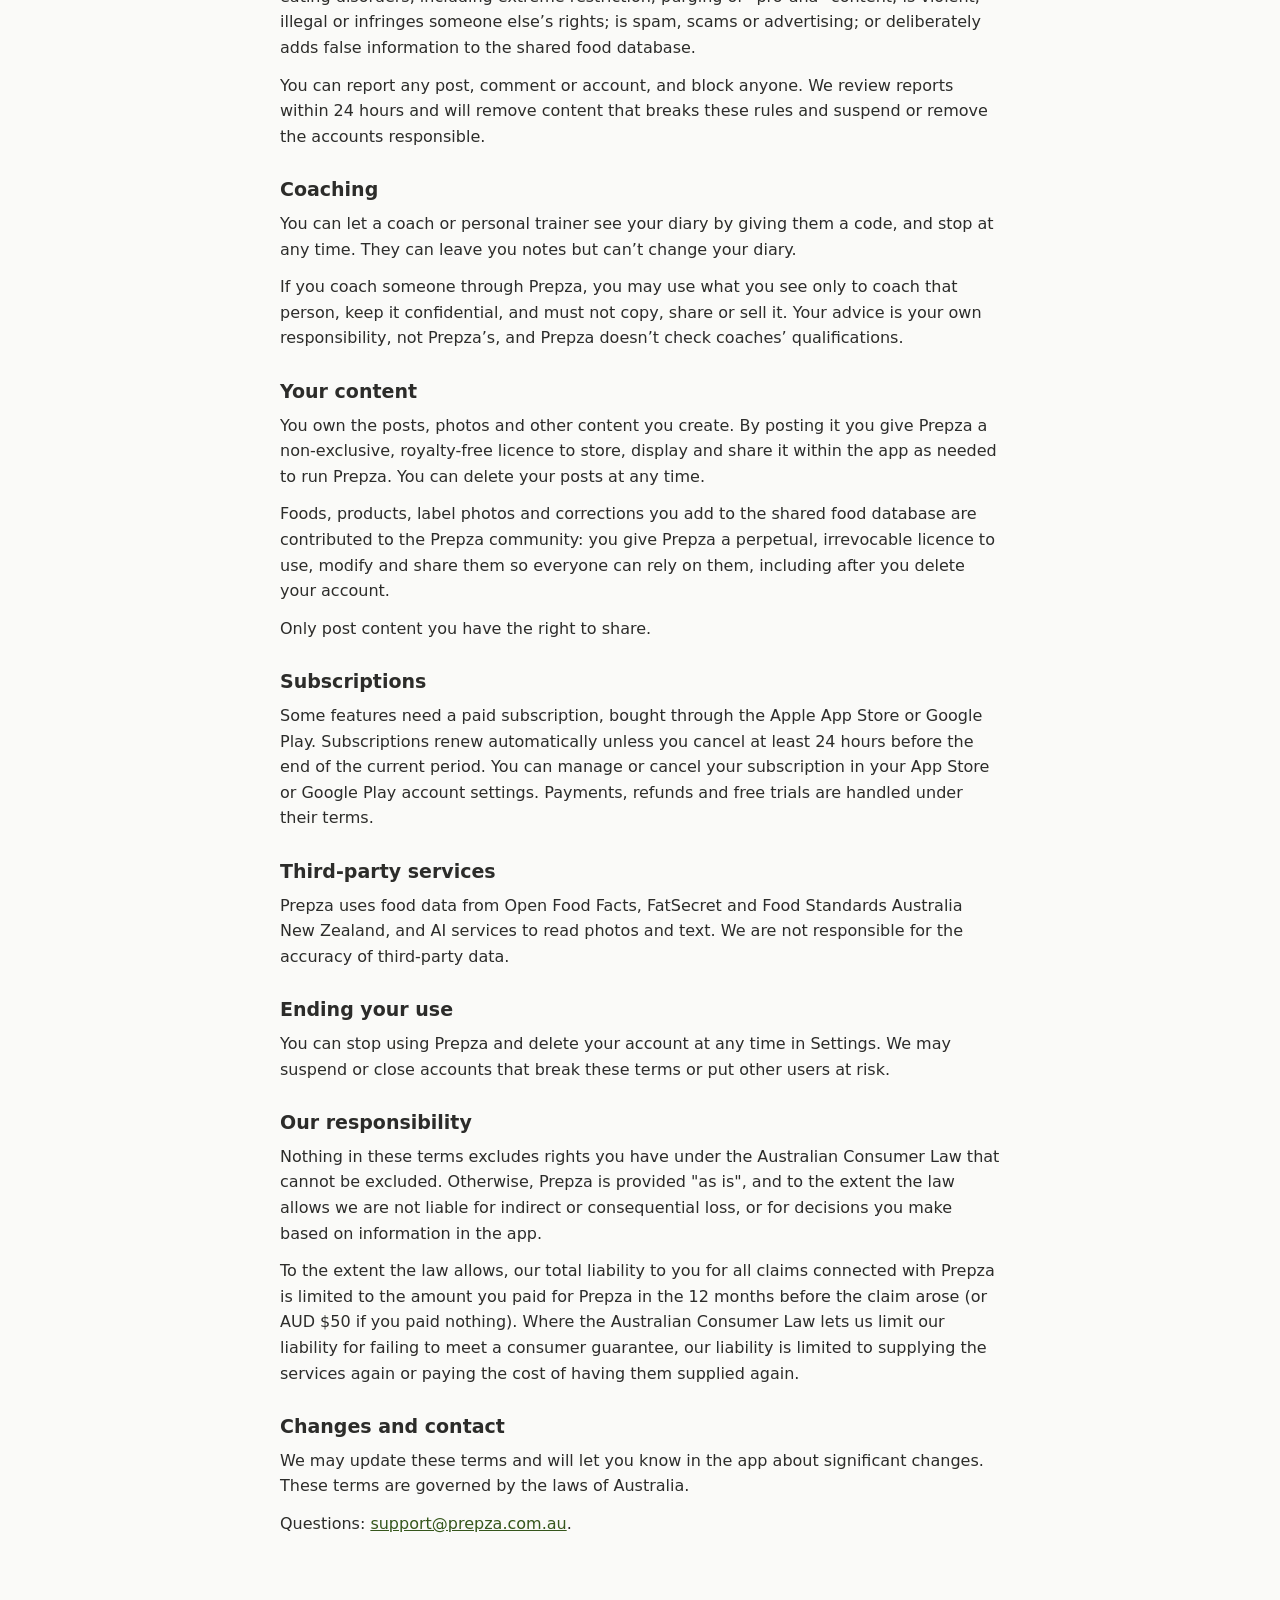
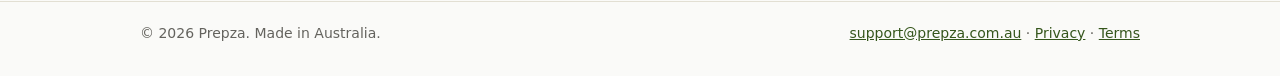
<file: terms.html>
<!doctype html>
<html lang="en-AU">
<head>
<meta charset="utf-8">
<meta name="viewport" content="width=device-width, initial-scale=1">
<title>Terms of Use - Prepza</title>
<meta name="description" content="The terms that apply when you use Prepza.">
<link rel="canonical" href="https://prepza.com.au/terms.html">
<link rel="icon" href="/icon.png">
<link rel="apple-touch-icon" href="/icon.png">
<meta property="og:type" content="website">
<meta property="og:url" content="https://prepza.com.au/terms.html">
<meta property="og:title" content="Terms of Use - Prepza">
<meta property="og:description" content="The terms that apply when you use Prepza.">
<meta property="og:image" content="https://prepza.com.au/icon.png">
<meta name="theme-color" content="#FAFAF8" media="(prefers-color-scheme: light)">
<meta name="theme-color" content="#1A1A18" media="(prefers-color-scheme: dark)">
<link rel="stylesheet" href="/styles.css">
<link rel="alternate" type="application/rss+xml" title="Prepza blog" href="https://prepza.com.au/blog/feed.xml">
</head>
<body>
<header class="site-header">
  <div class="wrap header-row">
    <a class="brand" href="/"><img src="/icon.png" alt="" width="34" height="34"><span>Prepz<span class="brand-a">a</span></span></a>
    <nav aria-label="Main"><a href="/">Home</a><a href="/blog/">Blog</a><a href="/support.html">Support</a><a href="/privacy.html">Privacy</a><a href="/terms.html" aria-current="page">Terms</a></nav>
  </div>
</header>
<main>
<article class="wrap legal">
  <h1>Terms of Use</h1>
  <p class="muted">Last updated 15 November 2026</p>
  <p class="lead">These terms apply when you use Prepza. By creating an account or using the app you agree to them. Please read them, along with our Privacy Policy.</p>
  <section><h2>Who we are</h2><p>Prepza is provided by Daniel Donskoi, an individual based in Australia (&quot;Prepza&quot;, &quot;we&quot;, &quot;us&quot; or &quot;our&quot;). In these terms, references to us include Daniel Donskoi personally.</p></section>
<section><h2>Using Prepza</h2><p>You must be at least 13 years old to use Prepza, and you must give your real date of birth when asked. If you are under 18, you may only use Prepza with the permission of a parent or guardian, who agrees to these terms on your behalf, and posting, commenting and sharing your diary with a coach are not available until you turn 18. Keep your login details safe; you are responsible for activity on your account. Please give accurate information so your targets are worked out correctly.</p></section>
<section><h2>Not medical advice</h2><p>Prepza provides general nutrition information and estimates. It is not medical, dietary or health advice and does not replace advice from a doctor, dietitian or other health professional. Talk to a health professional before making significant changes to your diet or weight, especially if you are pregnant, have a medical condition or have a history of disordered eating.</p><p>Nutrition information comes from food databases, labels and other users and may contain errors. Always check the label if accuracy matters to you.</p></section>
<section><h2>Your health and safety - use at your own risk</h2><p>Calorie and macro targets, target suggestions, meal plans, ingredient quantities, recipes, and anything worked out by AI (from photos, voice, labels or the coach) are estimates and may be wrong. You decide what and how much you eat, and how you exercise, and you use Prepza at your own risk.</p><p>Prepza does not check foods for allergens or intolerances. Features that avoid foods you list are a convenience, not a safety check: always read the ingredients and label yourself. If you feel unwell, stop and get medical help.</p></section>
<section><h2>Release of liability</h2><p>To the maximum extent permitted by law, you release Prepza and Daniel Donskoi from all claims, losses, liabilities and costs arising from or connected with your use of Prepza, including any injury, illness, allergic reaction, weight change or other health outcome, and any decision you make based on information in the app. This does not apply to loss caused by our fraud or wilful misconduct, or to any right you have that cannot be excluded by law.</p></section>
<section><h2>Indemnity</h2><p>You agree to indemnify Prepza and Daniel Donskoi against any claims, losses and costs (including reasonable legal costs) arising from content you post or share, information you add to the shared food database, your breach of these terms, or your misuse of the app.</p></section>
<section><h2>Community rules - no objectionable content or abusive users</h2><p>We have zero tolerance for objectionable content and abusive behaviour. You must not post, share or send anything that: harasses, bullies, threatens or impersonates anyone; is hateful or discriminatory; is sexually explicit or contains nudity; promotes self-harm or eating disorders, including extreme restriction, purging or &quot;pro-ana&quot; content; is violent, illegal or infringes someone else’s rights; is spam, scams or advertising; or deliberately adds false information to the shared food database.</p><p>You can report any post, comment or account, and block anyone. We review reports within 24 hours and will remove content that breaks these rules and suspend or remove the accounts responsible.</p></section>
<section><h2>Coaching</h2><p>You can let a coach or personal trainer see your diary by giving them a code, and stop at any time. They can leave you notes but can’t change your diary.</p><p>If you coach someone through Prepza, you may use what you see only to coach that person, keep it confidential, and must not copy, share or sell it. Your advice is your own responsibility, not Prepza’s, and Prepza doesn’t check coaches’ qualifications.</p></section>
<section><h2>Your content</h2><p>You own the posts, photos and other content you create. By posting it you give Prepza a non-exclusive, royalty-free licence to store, display and share it within the app as needed to run Prepza. You can delete your posts at any time.</p><p>Foods, products, label photos and corrections you add to the shared food database are contributed to the Prepza community: you give Prepza a perpetual, irrevocable licence to use, modify and share them so everyone can rely on them, including after you delete your account.</p><p>Only post content you have the right to share.</p></section>
<section><h2>Subscriptions</h2><p>Some features need a paid subscription, bought through the Apple App Store or Google Play. Subscriptions renew automatically unless you cancel at least 24 hours before the end of the current period. You can manage or cancel your subscription in your App Store or Google Play account settings. Payments, refunds and free trials are handled under their terms.</p></section>
<section><h2>Third-party services</h2><p>Prepza uses food data from Open Food Facts, FatSecret and Food Standards Australia New Zealand, and AI services to read photos and text. We are not responsible for the accuracy of third-party data.</p></section>
<section><h2>Ending your use</h2><p>You can stop using Prepza and delete your account at any time in Settings. We may suspend or close accounts that break these terms or put other users at risk.</p></section>
<section><h2>Our responsibility</h2><p>Nothing in these terms excludes rights you have under the Australian Consumer Law that cannot be excluded. Otherwise, Prepza is provided &quot;as is&quot;, and to the extent the law allows we are not liable for indirect or consequential loss, or for decisions you make based on information in the app.</p><p>To the extent the law allows, our total liability to you for all claims connected with Prepza is limited to the amount you paid for Prepza in the 12 months before the claim arose (or AUD $50 if you paid nothing). Where the Australian Consumer Law lets us limit our liability for failing to meet a consumer guarantee, our liability is limited to supplying the services again or paying the cost of having them supplied again.</p></section>
<section><h2>Changes and contact</h2><p>We may update these terms and will let you know in the app about significant changes. These terms are governed by the laws of Australia.</p><p>Questions: <a href="mailto:support@prepza.com.au">support@prepza.com.au</a>.</p></section>
</article>
</main>
<footer class="site-footer">
  <div class="wrap footer-row">
    <p>&copy; 2026 Prepza. Made in Australia.</p>
    <p><a href="mailto:support@prepza.com.au">support@prepza.com.au</a> &middot; <a href="/privacy.html">Privacy</a> &middot; <a href="/terms.html">Terms</a></p>
  </div>
</footer>
</body>
</html>
</file>
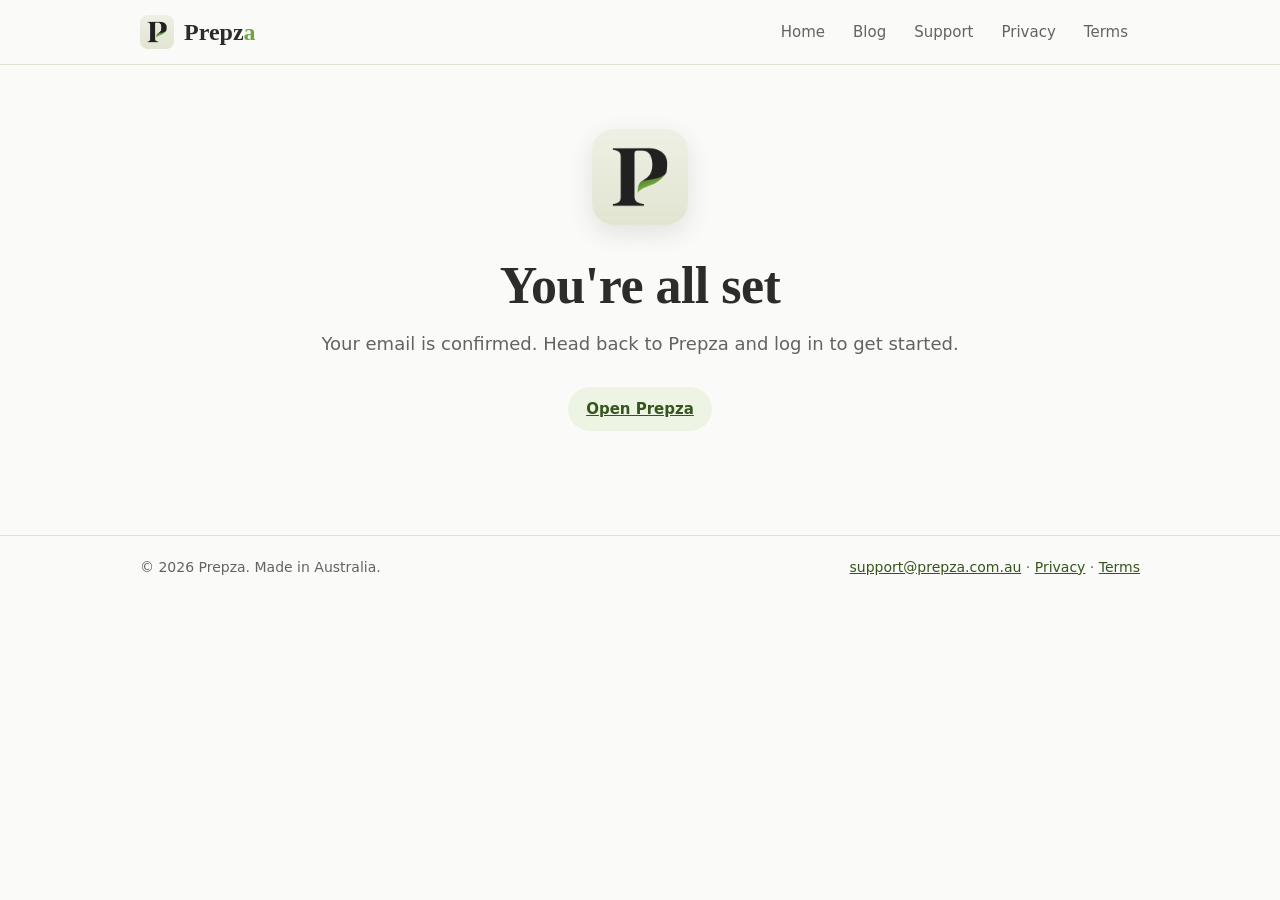
<file: verified.html>
<!doctype html>
<html lang="en-AU">
<head>
<meta charset="utf-8">
<meta name="viewport" content="width=device-width, initial-scale=1">
<title>Email confirmed - Prepza</title>
<meta name="description" content="Your Prepza email address is confirmed.">
<meta name="robots" content="noindex">
<link rel="canonical" href="https://prepza.com.au/verified.html">
<link rel="icon" href="/icon.png">
<link rel="apple-touch-icon" href="/icon.png">
<meta name="theme-color" content="#FAFAF8" media="(prefers-color-scheme: light)">
<meta name="theme-color" content="#1A1A18" media="(prefers-color-scheme: dark)">
<link rel="stylesheet" href="/styles.css">
<link rel="alternate" type="application/rss+xml" title="Prepza blog" href="https://prepza.com.au/blog/feed.xml">
</head>
<body>
<header class="site-header">
  <div class="wrap header-row">
    <a class="brand" href="/"><img src="/icon.png" alt="" width="34" height="34"><span>Prepz<span class="brand-a">a</span></span></a>
    <nav aria-label="Main"><a href="/">Home</a><a href="/blog/">Blog</a><a href="/support.html">Support</a><a href="/privacy.html">Privacy</a><a href="/terms.html">Terms</a></nav>
  </div>
</header>
<main>
<section class="hero">
  <div class="wrap hero-inner">
    <img class="hero-icon" src="/icon.png" alt="Prepza app icon" width="96" height="96">
    <h1>You're all set</h1>
    <p class="lead">Your email is confirmed. Head back to Prepza and log in to get started.</p>
    <a class="badge" href="prepzaapp://">Open Prepza</a>
  </div>
</section>
</main>
<footer class="site-footer">
  <div class="wrap footer-row">
    <p>&copy; 2026 Prepza. Made in Australia.</p>
    <p><a href="mailto:support@prepza.com.au">support@prepza.com.au</a> &middot; <a href="/privacy.html">Privacy</a> &middot; <a href="/terms.html">Terms</a></p>
  </div>
</footer>
</body>
</html>
</file>
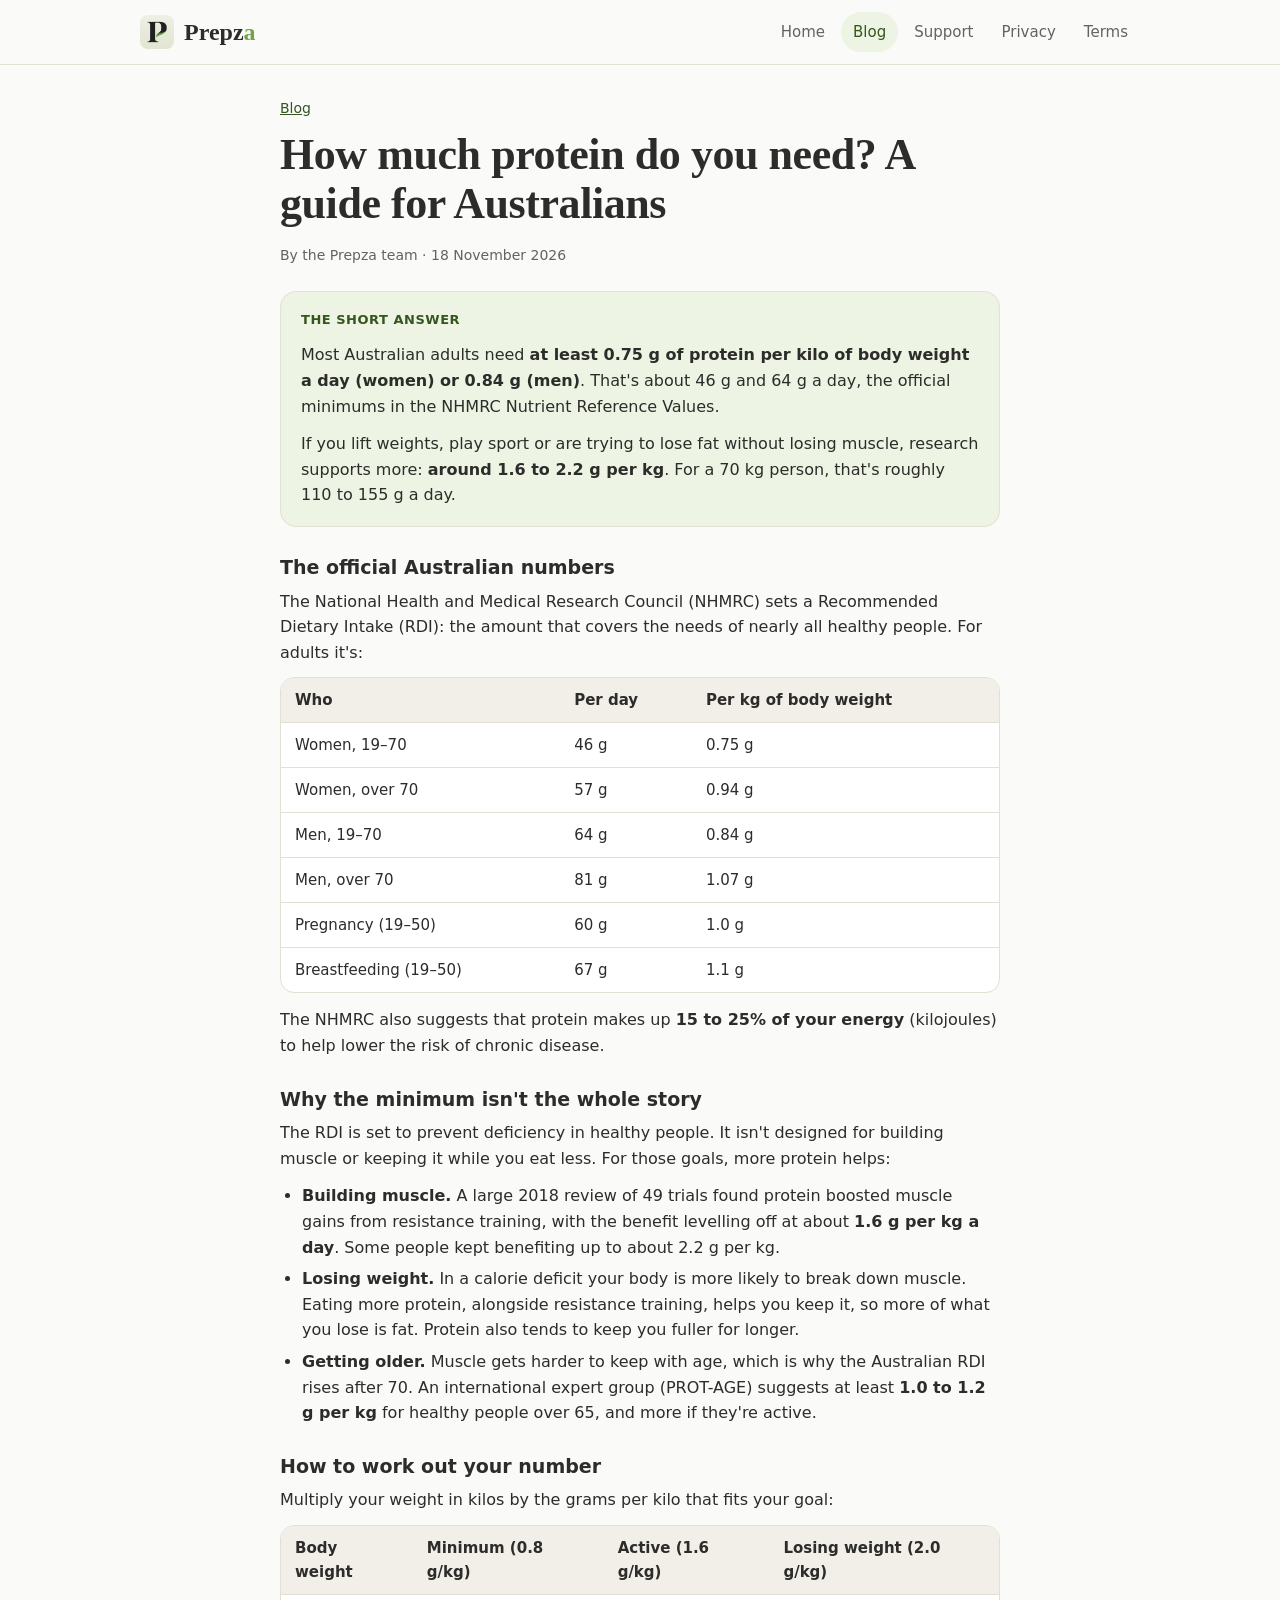
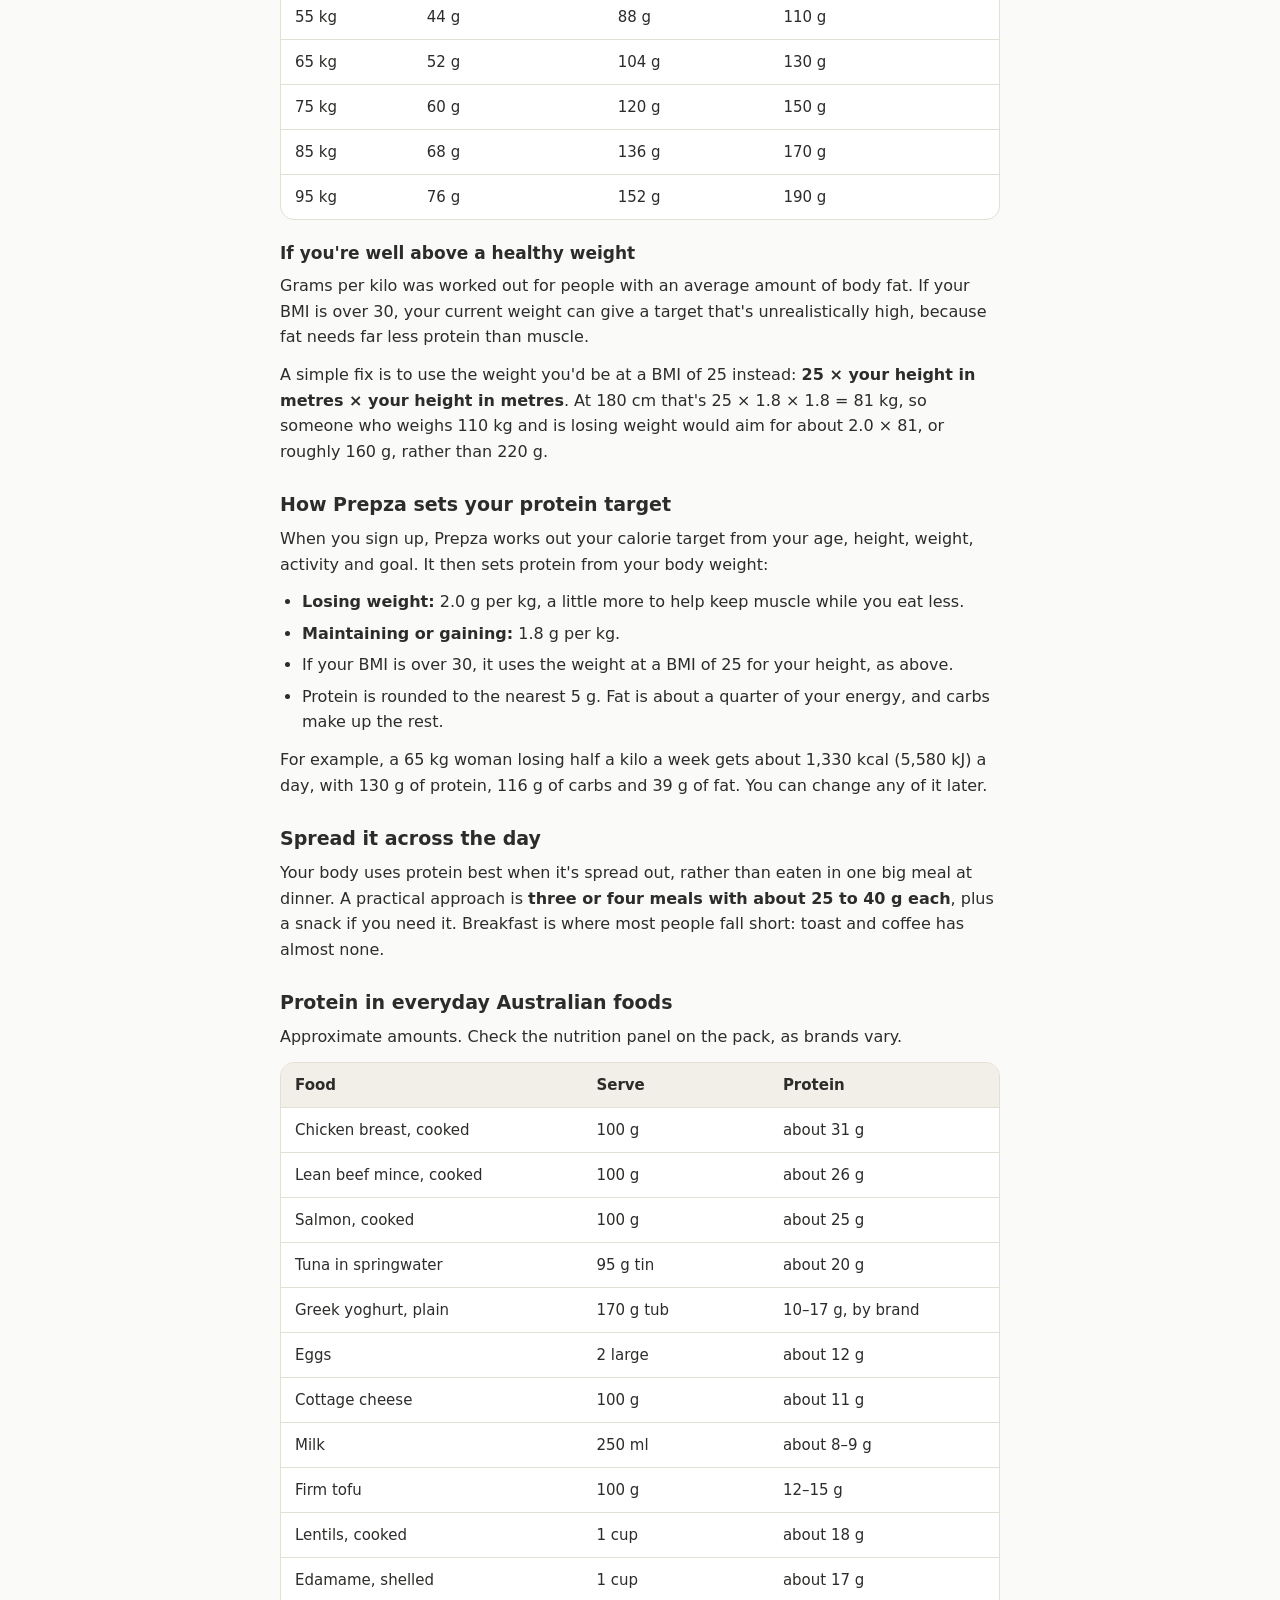
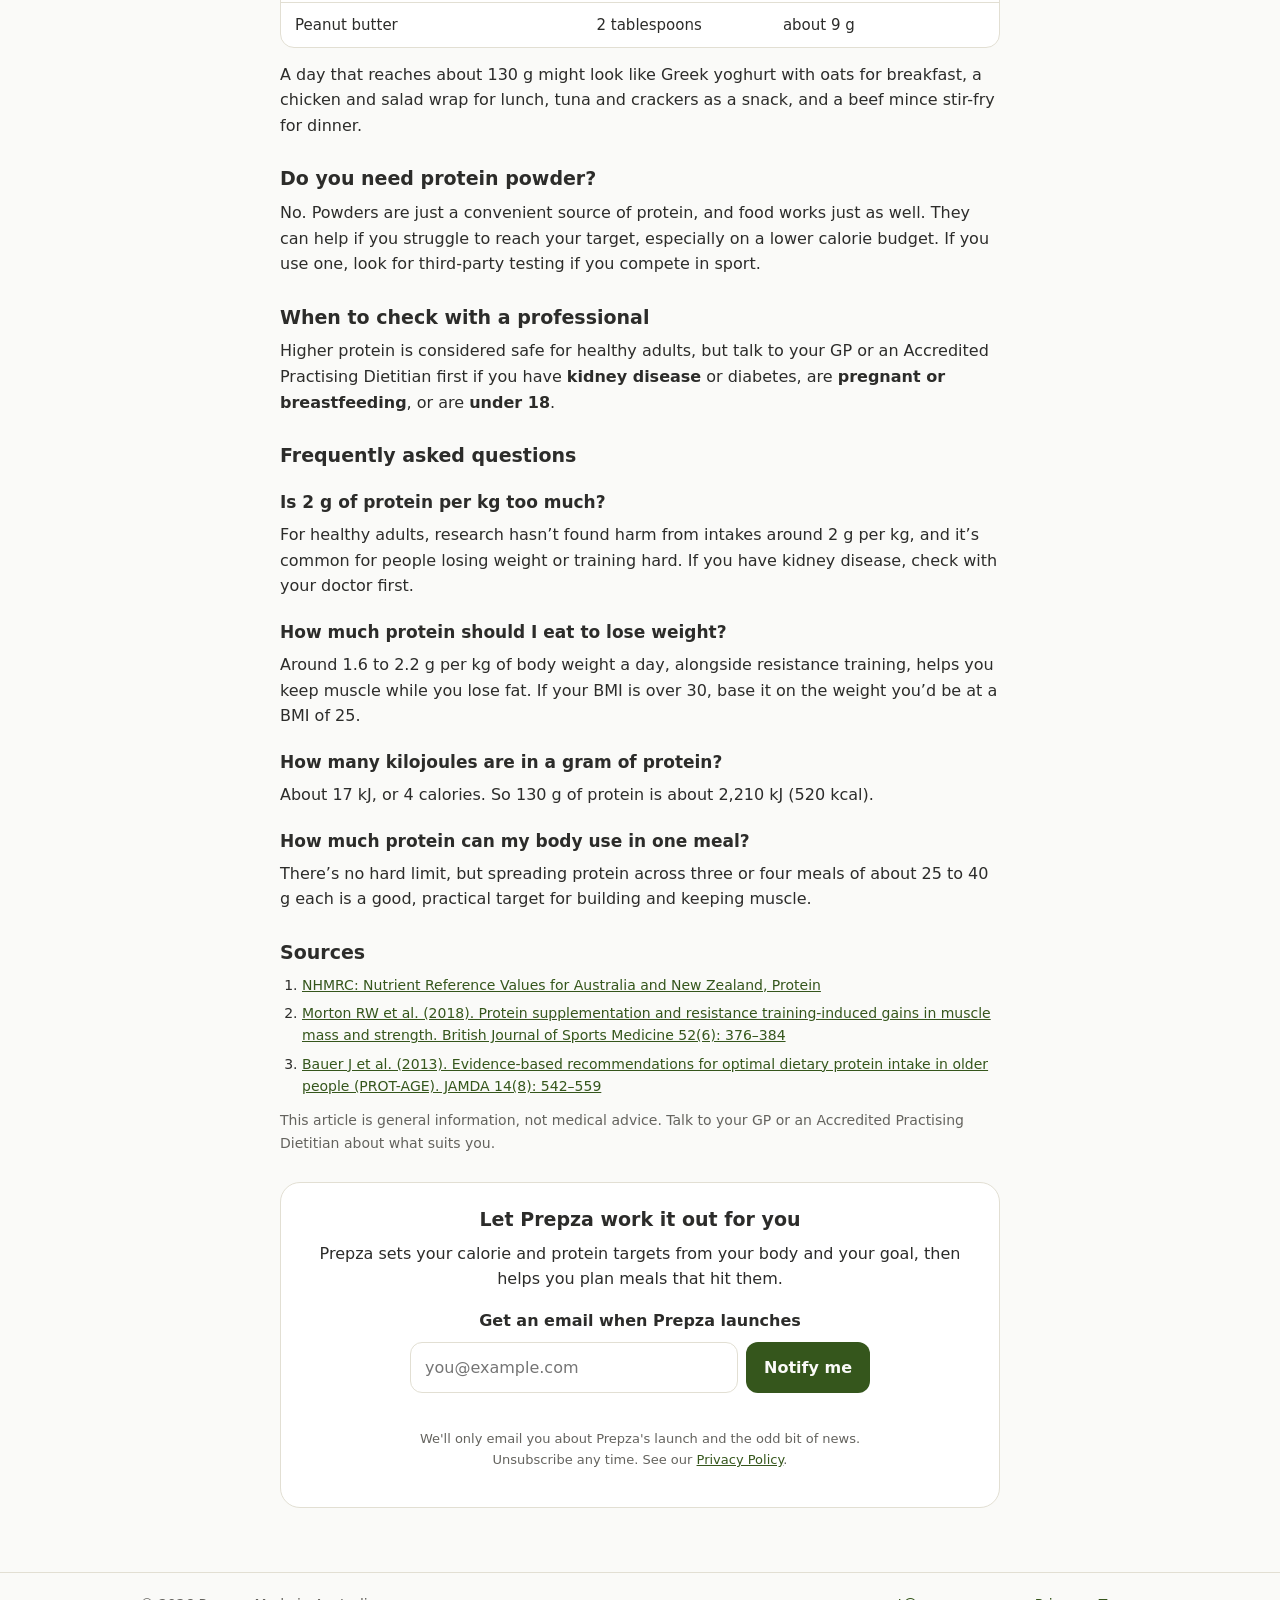
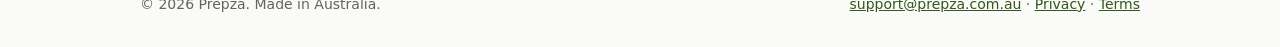
<file: blog/how-much-protein-do-you-need.html>
<!doctype html>
<html lang="en-AU">
<head>
<meta charset="utf-8">
<meta name="viewport" content="width=device-width, initial-scale=1">
<title>How much protein do you need? A guide for Australians - Prepza</title>
<meta name="description" content="How much protein you need each day, in grams per kilo of body weight: the official Australian minimums, what research suggests if you exercise or want to lose fat, and how to hit it with everyday foods.">
<link rel="canonical" href="https://prepza.com.au/blog/how-much-protein-do-you-need.html">
<link rel="icon" href="/icon.png">
<link rel="apple-touch-icon" href="/icon.png">
<meta property="og:type" content="article">
<meta property="og:url" content="https://prepza.com.au/blog/how-much-protein-do-you-need.html">
<meta property="og:title" content="How much protein do you need? A guide for Australians - Prepza">
<meta property="og:description" content="How much protein you need each day, in grams per kilo of body weight: the official Australian minimums, what research suggests if you exercise or want to lose fat, and how to hit it with everyday foods.">
<meta property="og:image" content="https://prepza.com.au/icon.png">
<meta name="theme-color" content="#FAFAF8" media="(prefers-color-scheme: light)">
<meta name="theme-color" content="#1A1A18" media="(prefers-color-scheme: dark)">
<link rel="stylesheet" href="/styles.css">
<link rel="alternate" type="application/rss+xml" title="Prepza blog" href="https://prepza.com.au/blog/feed.xml">
<script type="application/ld+json">{"@context":"https://schema.org","@type":"BlogPosting","headline":"How much protein do you need? A guide for Australians","description":"How much protein you need each day, in grams per kilo of body weight: the official Australian minimums, what research suggests if you exercise or want to lose fat, and how to hit it with everyday foods.","datePublished":"2026-11-18","dateModified":"2026-11-18","inLanguage":"en-AU","mainEntityOfPage":"https://prepza.com.au/blog/how-much-protein-do-you-need.html","image":"https://prepza.com.au/icon.png","author":{"@type":"Organization","name":"Prepza","url":"https://prepza.com.au/","logo":"https://prepza.com.au/icon.png"},"publisher":{"@type":"Organization","name":"Prepza","url":"https://prepza.com.au/","logo":"https://prepza.com.au/icon.png"},"citation":["https://www.eatforhealth.gov.au/nutrient-reference-values/nutrients/protein","https://pubmed.ncbi.nlm.nih.gov/28698222/","https://pubmed.ncbi.nlm.nih.gov/23867520/"]}</script>
<script type="application/ld+json">{"@context":"https://schema.org","@type":"FAQPage","mainEntity":[{"@type":"Question","name":"Is 2 g of protein per kg too much?","acceptedAnswer":{"@type":"Answer","text":"For healthy adults, research hasn’t found harm from intakes around 2 g per kg, and it’s common for people losing weight or training hard. If you have kidney disease, check with your doctor first."}},{"@type":"Question","name":"How much protein should I eat to lose weight?","acceptedAnswer":{"@type":"Answer","text":"Around 1.6 to 2.2 g per kg of body weight a day, alongside resistance training, helps you keep muscle while you lose fat. If your BMI is over 30, base it on the weight you’d be at a BMI of 25."}},{"@type":"Question","name":"How many kilojoules are in a gram of protein?","acceptedAnswer":{"@type":"Answer","text":"About 17 kJ, or 4 calories. So 130 g of protein is about 2,210 kJ (520 kcal)."}},{"@type":"Question","name":"How much protein can my body use in one meal?","acceptedAnswer":{"@type":"Answer","text":"There’s no hard limit, but spreading protein across three or four meals of about 25 to 40 g each is a good, practical target for building and keeping muscle."}}]}</script>
<script type="application/ld+json">{"@context":"https://schema.org","@type":"BreadcrumbList","itemListElement":[{"@type":"ListItem","position":1,"name":"Blog","item":"https://prepza.com.au/blog/"},{"@type":"ListItem","position":2,"name":"How much protein do you need? A guide for Australians","item":"https://prepza.com.au/blog/how-much-protein-do-you-need.html"}]}</script>
</head>
<body>
<header class="site-header">
  <div class="wrap header-row">
    <a class="brand" href="/"><img src="/icon.png" alt="" width="34" height="34"><span>Prepz<span class="brand-a">a</span></span></a>
    <nav aria-label="Main"><a href="/">Home</a><a href="/blog/" aria-current="page">Blog</a><a href="/support.html">Support</a><a href="/privacy.html">Privacy</a><a href="/terms.html">Terms</a></nav>
  </div>
</header>
<main>
<article class="wrap legal post">
  <p class="muted"><a href="/blog/">Blog</a></p>
  <h1>How much protein do you need? A guide for Australians</h1>
  <p class="muted">By the Prepza team &middot; <time datetime="2026-11-18">18 November 2026</time></p>
  <div class="answer"><p class="answer-label">The short answer</p><p>Most Australian adults need <strong>at least 0.75 g of protein per kilo of body weight a day (women) or 0.84 g (men)</strong>. That's about 46 g and 64 g a day, the official minimums in the NHMRC Nutrient Reference Values.</p>
<p>If you lift weights, play sport or are trying to lose fat without losing muscle, research supports more: <strong>around 1.6 to 2.2 g per kg</strong>. For a 70 kg person, that's roughly 110 to 155 g a day.</p></div>
<section>
  <h2>The official Australian numbers</h2>
  <p>The National Health and Medical Research Council (NHMRC) sets a Recommended Dietary Intake (RDI): the amount that covers the needs of nearly all healthy people. For adults it's:</p>
  <div class="table-wrap"><table>
    <thead><tr><th scope="col">Who</th><th scope="col">Per day</th><th scope="col">Per kg of body weight</th></tr></thead>
    <tbody>
      <tr><td>Women, 19&ndash;70</td><td>46&nbsp;g</td><td>0.75&nbsp;g</td></tr>
      <tr><td>Women, over 70</td><td>57&nbsp;g</td><td>0.94&nbsp;g</td></tr>
      <tr><td>Men, 19&ndash;70</td><td>64&nbsp;g</td><td>0.84&nbsp;g</td></tr>
      <tr><td>Men, over 70</td><td>81&nbsp;g</td><td>1.07&nbsp;g</td></tr>
      <tr><td>Pregnancy (19&ndash;50)</td><td>60&nbsp;g</td><td>1.0&nbsp;g</td></tr>
      <tr><td>Breastfeeding (19&ndash;50)</td><td>67&nbsp;g</td><td>1.1&nbsp;g</td></tr>
    </tbody>
  </table></div>
  <p>The NHMRC also suggests that protein makes up <strong>15 to 25% of your energy</strong> (kilojoules) to help lower the risk of chronic disease.</p>
</section>

<section>
  <h2>Why the minimum isn't the whole story</h2>
  <p>The RDI is set to prevent deficiency in healthy people. It isn't designed for building muscle or keeping it while you eat less. For those goals, more protein helps:</p>
  <ul>
    <li><strong>Building muscle.</strong> A large 2018 review of 49 trials found protein boosted muscle gains from resistance training, with the benefit levelling off at about <strong>1.6 g per kg a day</strong>. Some people kept benefiting up to about 2.2 g per kg.</li>
    <li><strong>Losing weight.</strong> In a calorie deficit your body is more likely to break down muscle. Eating more protein, alongside resistance training, helps you keep it, so more of what you lose is fat. Protein also tends to keep you fuller for longer.</li>
    <li><strong>Getting older.</strong> Muscle gets harder to keep with age, which is why the Australian RDI rises after 70. An international expert group (PROT-AGE) suggests at least <strong>1.0 to 1.2 g per kg</strong> for healthy people over 65, and more if they're active.</li>
  </ul>
</section>

<section>
  <h2>How to work out your number</h2>
  <p>Multiply your weight in kilos by the grams per kilo that fits your goal:</p>
  <div class="table-wrap"><table>
    <thead><tr><th scope="col">Body weight</th><th scope="col">Minimum (0.8 g/kg)</th><th scope="col">Active (1.6 g/kg)</th><th scope="col">Losing weight (2.0 g/kg)</th></tr></thead>
    <tbody>
      <tr><td>55&nbsp;kg</td><td>44&nbsp;g</td><td>88&nbsp;g</td><td>110&nbsp;g</td></tr>
      <tr><td>65&nbsp;kg</td><td>52&nbsp;g</td><td>104&nbsp;g</td><td>130&nbsp;g</td></tr>
      <tr><td>75&nbsp;kg</td><td>60&nbsp;g</td><td>120&nbsp;g</td><td>150&nbsp;g</td></tr>
      <tr><td>85&nbsp;kg</td><td>68&nbsp;g</td><td>136&nbsp;g</td><td>170&nbsp;g</td></tr>
      <tr><td>95&nbsp;kg</td><td>76&nbsp;g</td><td>152&nbsp;g</td><td>190&nbsp;g</td></tr>
    </tbody>
  </table></div>
  <h3>If you're well above a healthy weight</h3>
  <p>Grams per kilo was worked out for people with an average amount of body fat. If your BMI is over 30, your current weight can give a target that's unrealistically high, because fat needs far less protein than muscle.</p>
  <p>A simple fix is to use the weight you'd be at a BMI of 25 instead: <strong>25 &times; your height in metres &times; your height in metres</strong>. At 180 cm that's 25 &times; 1.8 &times; 1.8 = 81 kg, so someone who weighs 110 kg and is losing weight would aim for about 2.0 &times; 81, or roughly 160 g, rather than 220 g.</p>
</section>

<section>
  <h2>How Prepza sets your protein target</h2>
  <p>When you sign up, Prepza works out your calorie target from your age, height, weight, activity and goal. It then sets protein from your body weight:</p>
  <ul>
    <li><strong>Losing weight:</strong> 2.0 g per kg, a little more to help keep muscle while you eat less.</li>
    <li><strong>Maintaining or gaining:</strong> 1.8 g per kg.</li>
    <li>If your BMI is over 30, it uses the weight at a BMI of 25 for your height, as above.</li>
    <li>Protein is rounded to the nearest 5 g. Fat is about a quarter of your energy, and carbs make up the rest.</li>
  </ul>
  <p>For example, a 65 kg woman losing half a kilo a week gets about 1,330 kcal (5,580 kJ) a day, with 130 g of protein, 116 g of carbs and 39 g of fat. You can change any of it later.</p>
</section>

<section>
  <h2>Spread it across the day</h2>
  <p>Your body uses protein best when it's spread out, rather than eaten in one big meal at dinner. A practical approach is <strong>three or four meals with about 25 to 40 g each</strong>, plus a snack if you need it. Breakfast is where most people fall short: toast and coffee has almost none.</p>
</section>

<section>
  <h2>Protein in everyday Australian foods</h2>
  <p>Approximate amounts. Check the nutrition panel on the pack, as brands vary.</p>
  <div class="table-wrap"><table>
    <thead><tr><th scope="col">Food</th><th scope="col">Serve</th><th scope="col">Protein</th></tr></thead>
    <tbody>
      <tr><td>Chicken breast, cooked</td><td>100&nbsp;g</td><td>about 31&nbsp;g</td></tr>
      <tr><td>Lean beef mince, cooked</td><td>100&nbsp;g</td><td>about 26&nbsp;g</td></tr>
      <tr><td>Salmon, cooked</td><td>100&nbsp;g</td><td>about 25&nbsp;g</td></tr>
      <tr><td>Tuna in springwater</td><td>95&nbsp;g tin</td><td>about 20&nbsp;g</td></tr>
      <tr><td>Greek yoghurt, plain</td><td>170&nbsp;g tub</td><td>10&ndash;17&nbsp;g, by brand</td></tr>
      <tr><td>Eggs</td><td>2 large</td><td>about 12&nbsp;g</td></tr>
      <tr><td>Cottage cheese</td><td>100&nbsp;g</td><td>about 11&nbsp;g</td></tr>
      <tr><td>Milk</td><td>250&nbsp;ml</td><td>about 8&ndash;9&nbsp;g</td></tr>
      <tr><td>Firm tofu</td><td>100&nbsp;g</td><td>12&ndash;15&nbsp;g</td></tr>
      <tr><td>Lentils, cooked</td><td>1 cup</td><td>about 18&nbsp;g</td></tr>
      <tr><td>Edamame, shelled</td><td>1 cup</td><td>about 17&nbsp;g</td></tr>
      <tr><td>Peanut butter</td><td>2 tablespoons</td><td>about 9&nbsp;g</td></tr>
    </tbody>
  </table></div>
  <p>A day that reaches about 130 g might look like Greek yoghurt with oats for breakfast, a chicken and salad wrap for lunch, tuna and crackers as a snack, and a beef mince stir-fry for dinner.</p>
</section>

<section>
  <h2>Do you need protein powder?</h2>
  <p>No. Powders are just a convenient source of protein, and food works just as well. They can help if you struggle to reach your target, especially on a lower calorie budget. If you use one, look for third-party testing if you compete in sport.</p>
</section>

<section>
  <h2>When to check with a professional</h2>
  <p>Higher protein is considered safe for healthy adults, but talk to your GP or an Accredited Practising Dietitian first if you have <strong>kidney disease</strong> or diabetes, are <strong>pregnant or breastfeeding</strong>, or are <strong>under 18</strong>.</p>
</section>
<section>
  <h2>Frequently asked questions</h2>
  <h3>Is 2 g of protein per kg too much?</h3>
  <p>For healthy adults, research hasn’t found harm from intakes around 2 g per kg, and it’s common for people losing weight or training hard. If you have kidney disease, check with your doctor first.</p>
  <h3>How much protein should I eat to lose weight?</h3>
  <p>Around 1.6 to 2.2 g per kg of body weight a day, alongside resistance training, helps you keep muscle while you lose fat. If your BMI is over 30, base it on the weight you’d be at a BMI of 25.</p>
  <h3>How many kilojoules are in a gram of protein?</h3>
  <p>About 17 kJ, or 4 calories. So 130 g of protein is about 2,210 kJ (520 kcal).</p>
  <h3>How much protein can my body use in one meal?</h3>
  <p>There’s no hard limit, but spreading protein across three or four meals of about 25 to 40 g each is a good, practical target for building and keeping muscle.</p>
</section>
<section class="sources">
  <h2>Sources</h2>
  <ol>
    <li><a href="https://www.eatforhealth.gov.au/nutrient-reference-values/nutrients/protein" rel="noopener">NHMRC: Nutrient Reference Values for Australia and New Zealand, Protein</a></li>
    <li><a href="https://pubmed.ncbi.nlm.nih.gov/28698222/" rel="noopener">Morton RW et al. (2018). Protein supplementation and resistance training-induced gains in muscle mass and strength. British Journal of Sports Medicine 52(6): 376–384</a></li>
    <li><a href="https://pubmed.ncbi.nlm.nih.gov/23867520/" rel="noopener">Bauer J et al. (2013). Evidence-based recommendations for optimal dietary protein intake in older people (PROT-AGE). JAMDA 14(8): 542–559</a></li>
  </ol>
</section>
<p class="post-note">This article is general information, not medical advice. Talk to your GP or an Accredited Practising Dietitian about what suits you.</p>
<section class="post-cta">
  <h2>Let Prepza work it out for you</h2>
  <p>Prepza sets your calorie and protein targets from your body and your goal, then helps you plan meals that hit them.</p>
  <form class="signup" id="signup" novalidate>
      <label for="signup-email">Get an email when Prepza launches</label>
      <div class="signup-row">
        <input id="signup-email" name="email" type="email" inputmode="email" autocomplete="email" placeholder="you@example.com" required maxlength="254">
        <button type="submit">Notify me</button>
      </div>
      <input class="signup-trap" name="website" type="text" tabindex="-1" autocomplete="off" aria-hidden="true">
      <p class="signup-status" role="status" aria-live="polite"></p>
      <p class="signup-fine">We'll only email you about Prepza's launch and the odd bit of news. Unsubscribe any time. See our <a href="/privacy.html">Privacy Policy</a>.</p>
    </form>
    <script>
    (() => {
      const form = document.getElementById('signup');
      const input = form.querySelector('input[name="email"]');
      const button = form.querySelector('button');
      const status = form.querySelector('.signup-status');
      const say = (text, ok) => {
        status.textContent = text;
        status.className = 'signup-status' + (ok ? ' ok' : ' error');
      };
      form.addEventListener('submit', async (event) => {
        event.preventDefault();
        if (form.website.value) return;
        const email = input.value.trim();
        if (!/^[^@\s]+@[^@\s]+\.[^@\s]+$/.test(email)) {
          say('Please enter a valid email address.', false);
          input.focus();
          return;
        }
        button.disabled = true;
        say('Adding you…', true);
        try {
          const res = await fetch("https://sbooiwlpufsnwqdxzglh.supabase.co/rest/v1/rpc/join_waitlist", {
            method: 'POST',
            headers: {
              'Content-Type': 'application/json',
              apikey: "eyJhbGciOiJIUzI1NiIsInR5cCI6IkpXVCJ9.eyJpc3MiOiJzdXBhYmFzZSIsInJlZiI6InNib29pd2xwdWZzbndxZHh6Z2xoIiwicm9sZSI6ImFub24iLCJpYXQiOjE3ODg4NjM4NjksImV4cCI6MjEwNDQzOTg2OX0.-cY8-3K3v0nuojcmFicwFBWoi9Yq2dD5cg3iR_vDqWI",
              Authorization: "Bearer eyJhbGciOiJIUzI1NiIsInR5cCI6IkpXVCJ9.eyJpc3MiOiJzdXBhYmFzZSIsInJlZiI6InNib29pd2xwdWZzbndxZHh6Z2xoIiwicm9sZSI6ImFub24iLCJpYXQiOjE3ODg4NjM4NjksImV4cCI6MjEwNDQzOTg2OX0.-cY8-3K3v0nuojcmFicwFBWoi9Yq2dD5cg3iR_vDqWI",
            },
            body: JSON.stringify({ p_email: email, p_source: 'website' }),
          });
          if (!res.ok || (await res.json()) !== true) throw new Error();
          form.reset();
          say("You're on the list. We'll email you when Prepza launches.", true);
        } catch {
          say("Sorry, that didn't work. Please try again, or email support@prepza.com.au.", false);
        } finally {
          button.disabled = false;
        }
      });
    })();
    </script>
</section>
</article>
</main>
<footer class="site-footer">
  <div class="wrap footer-row">
    <p>&copy; 2026 Prepza. Made in Australia.</p>
    <p><a href="mailto:support@prepza.com.au">support@prepza.com.au</a> &middot; <a href="/privacy.html">Privacy</a> &middot; <a href="/terms.html">Terms</a></p>
  </div>
</footer>
</body>
</html>
</file>
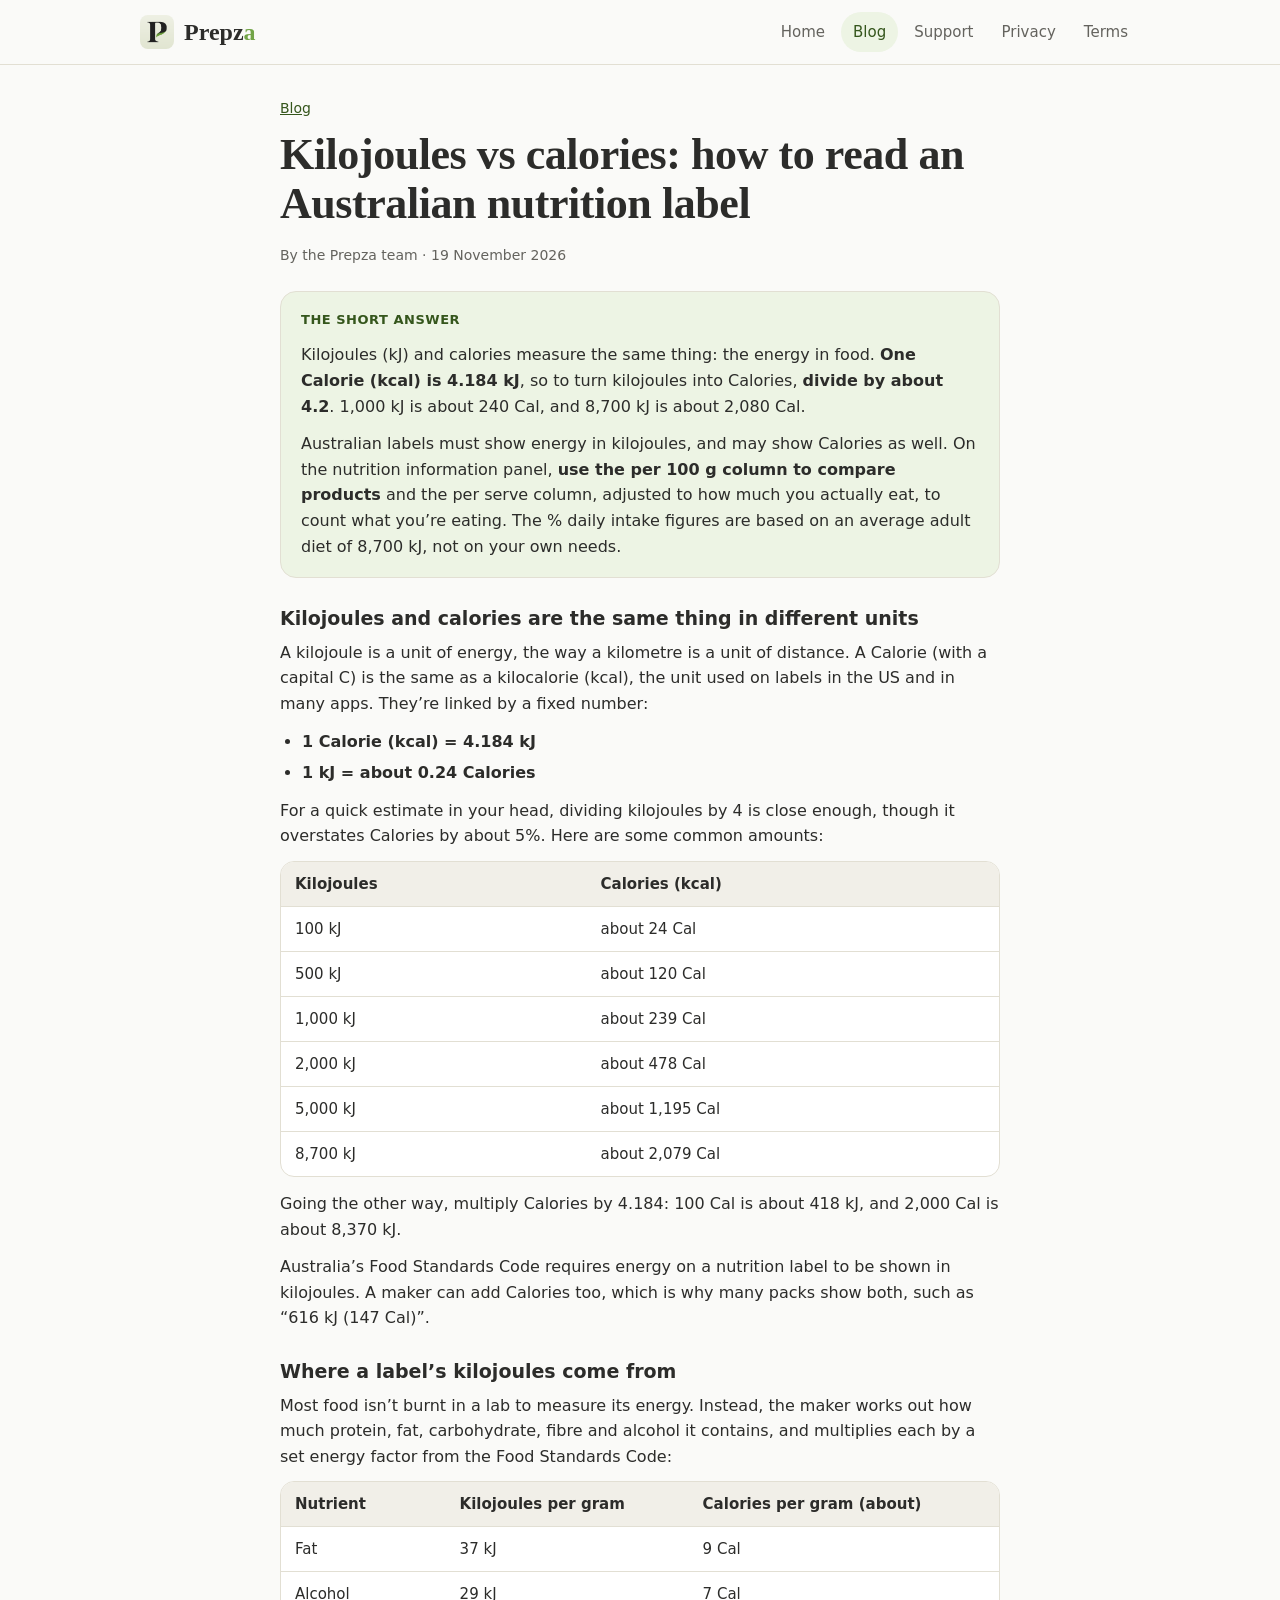
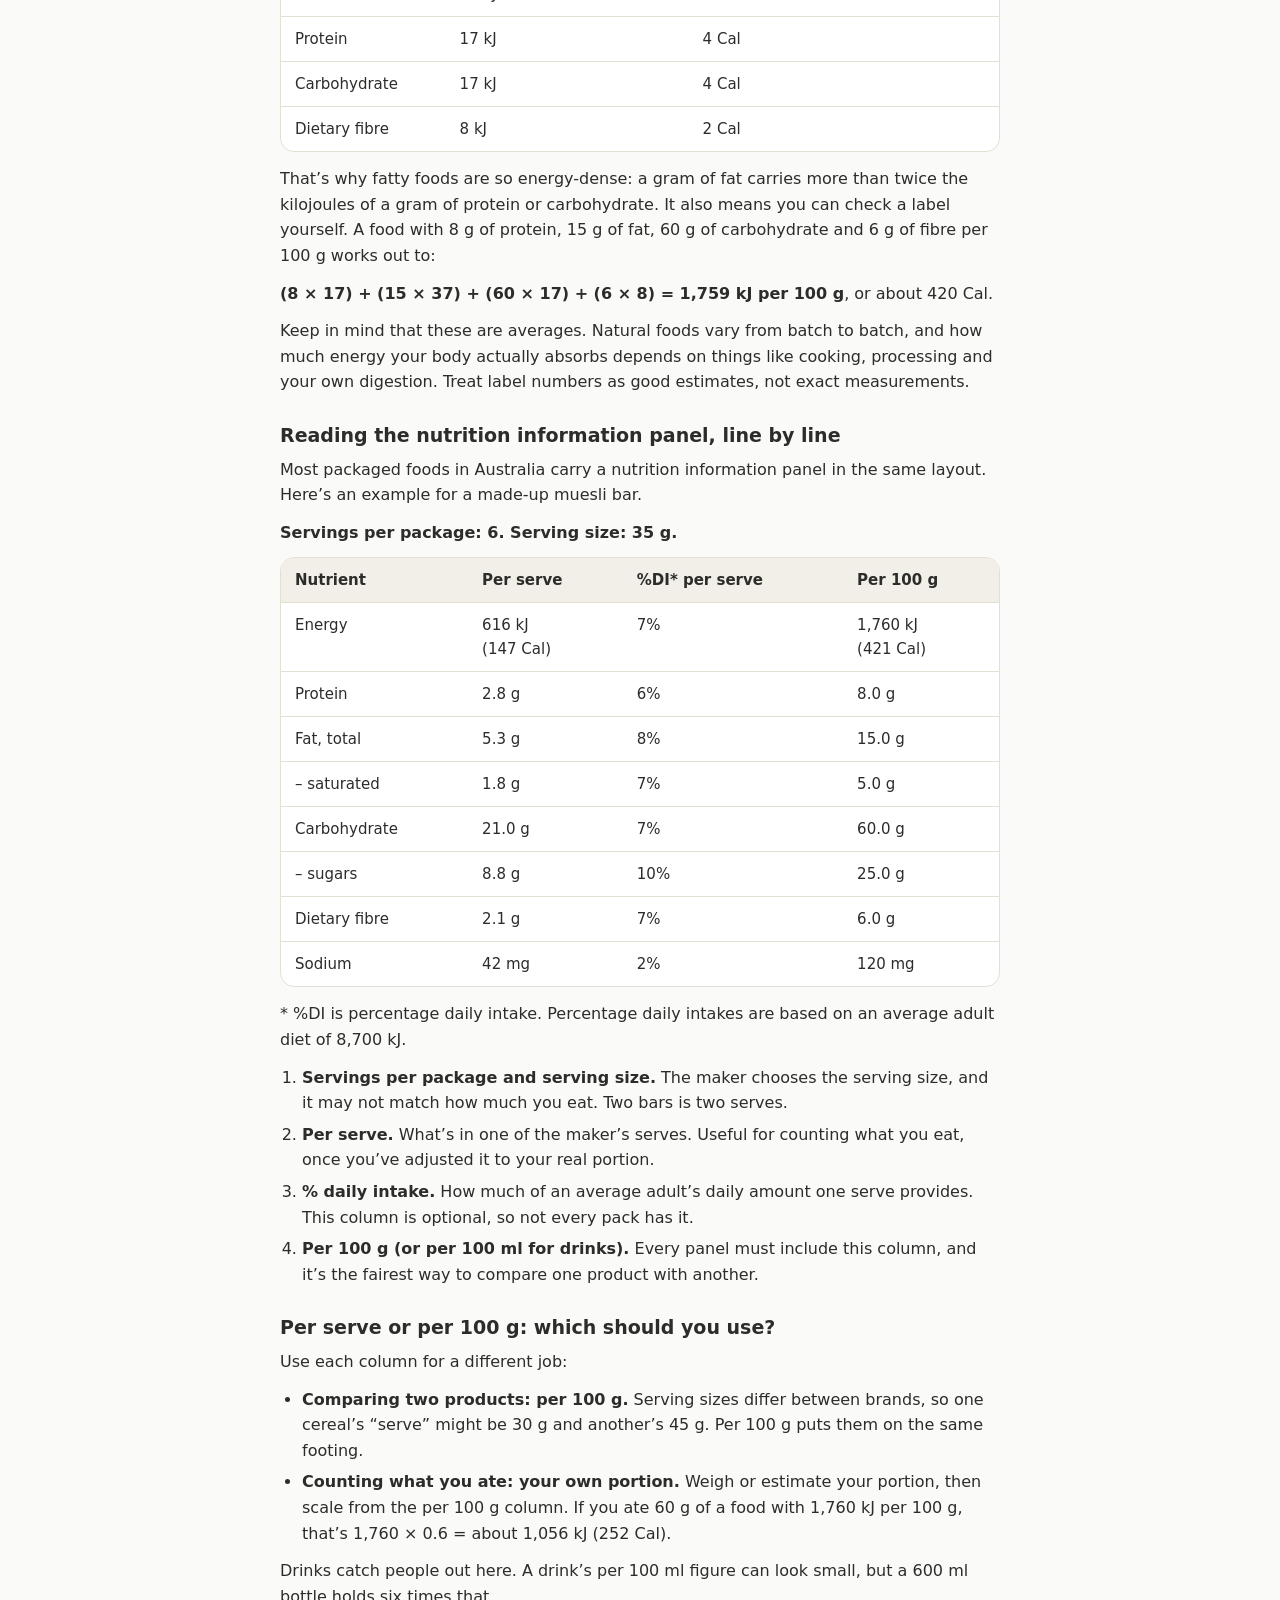
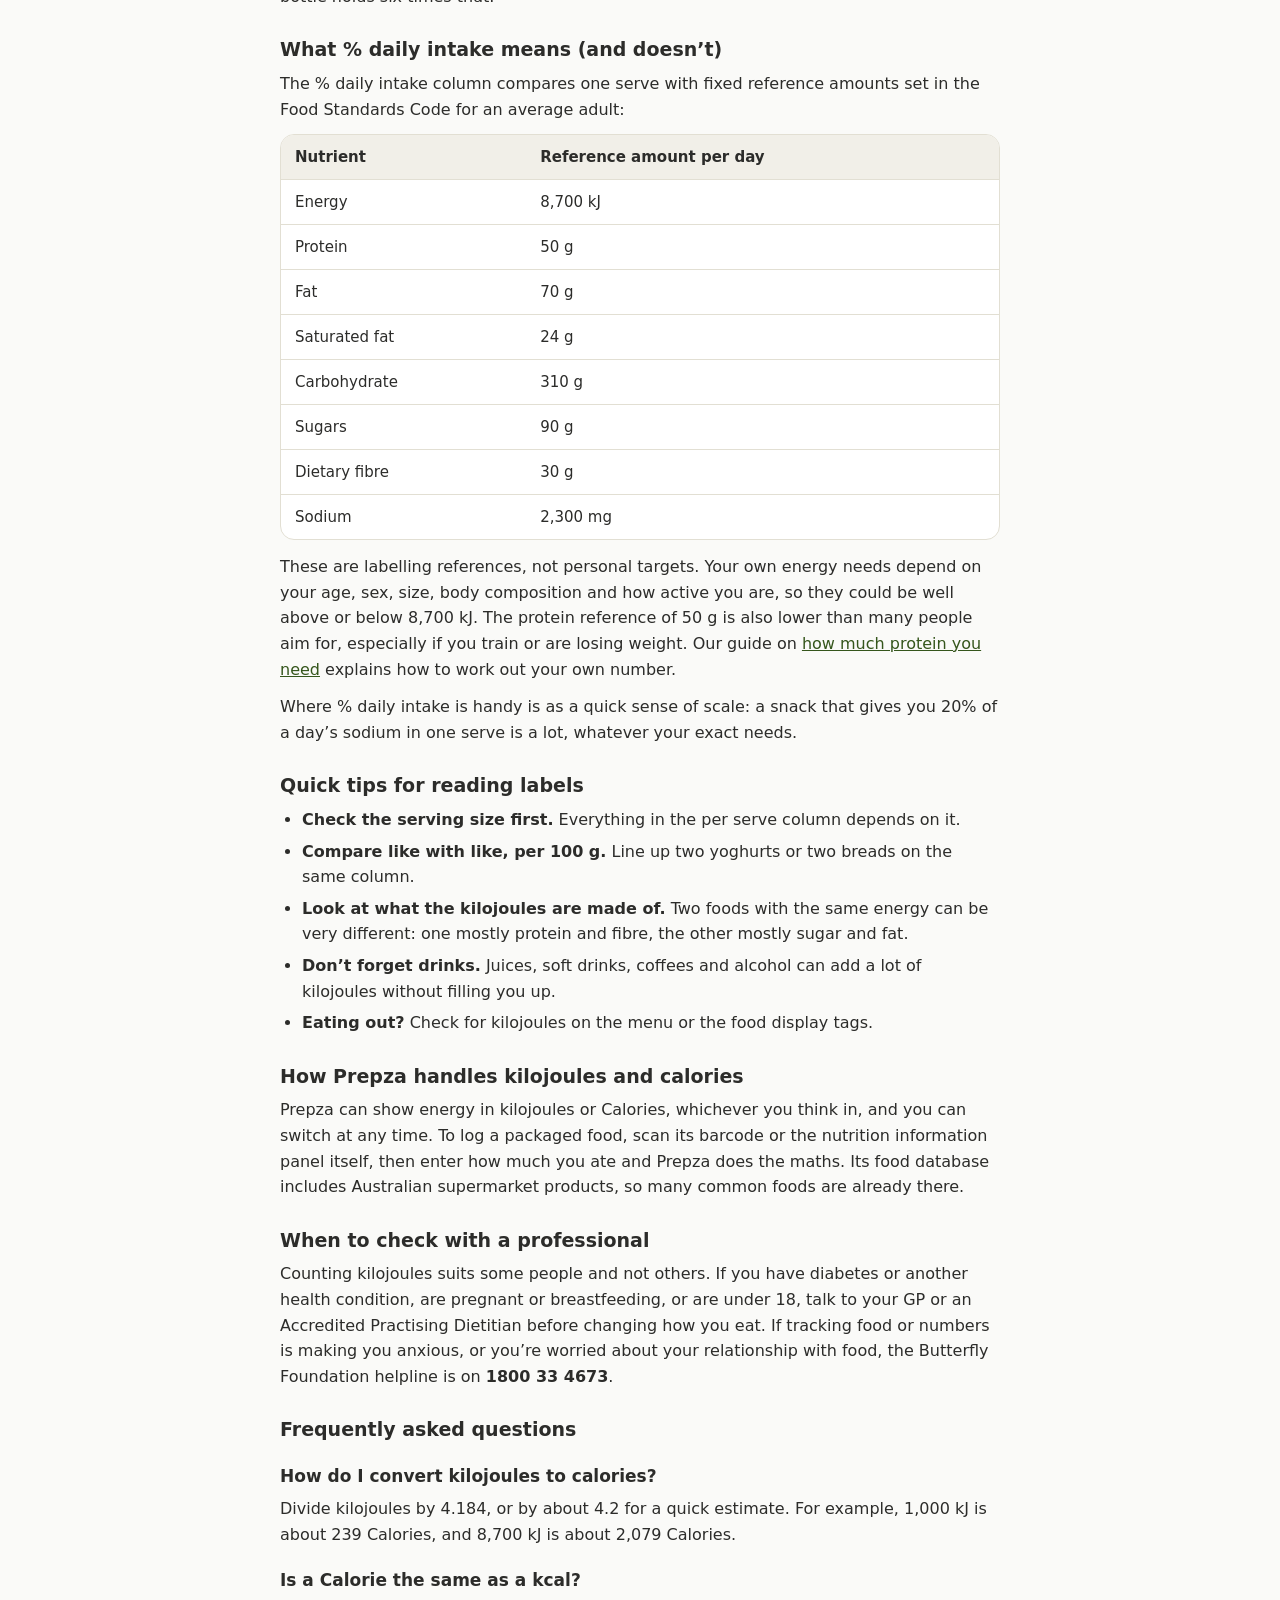
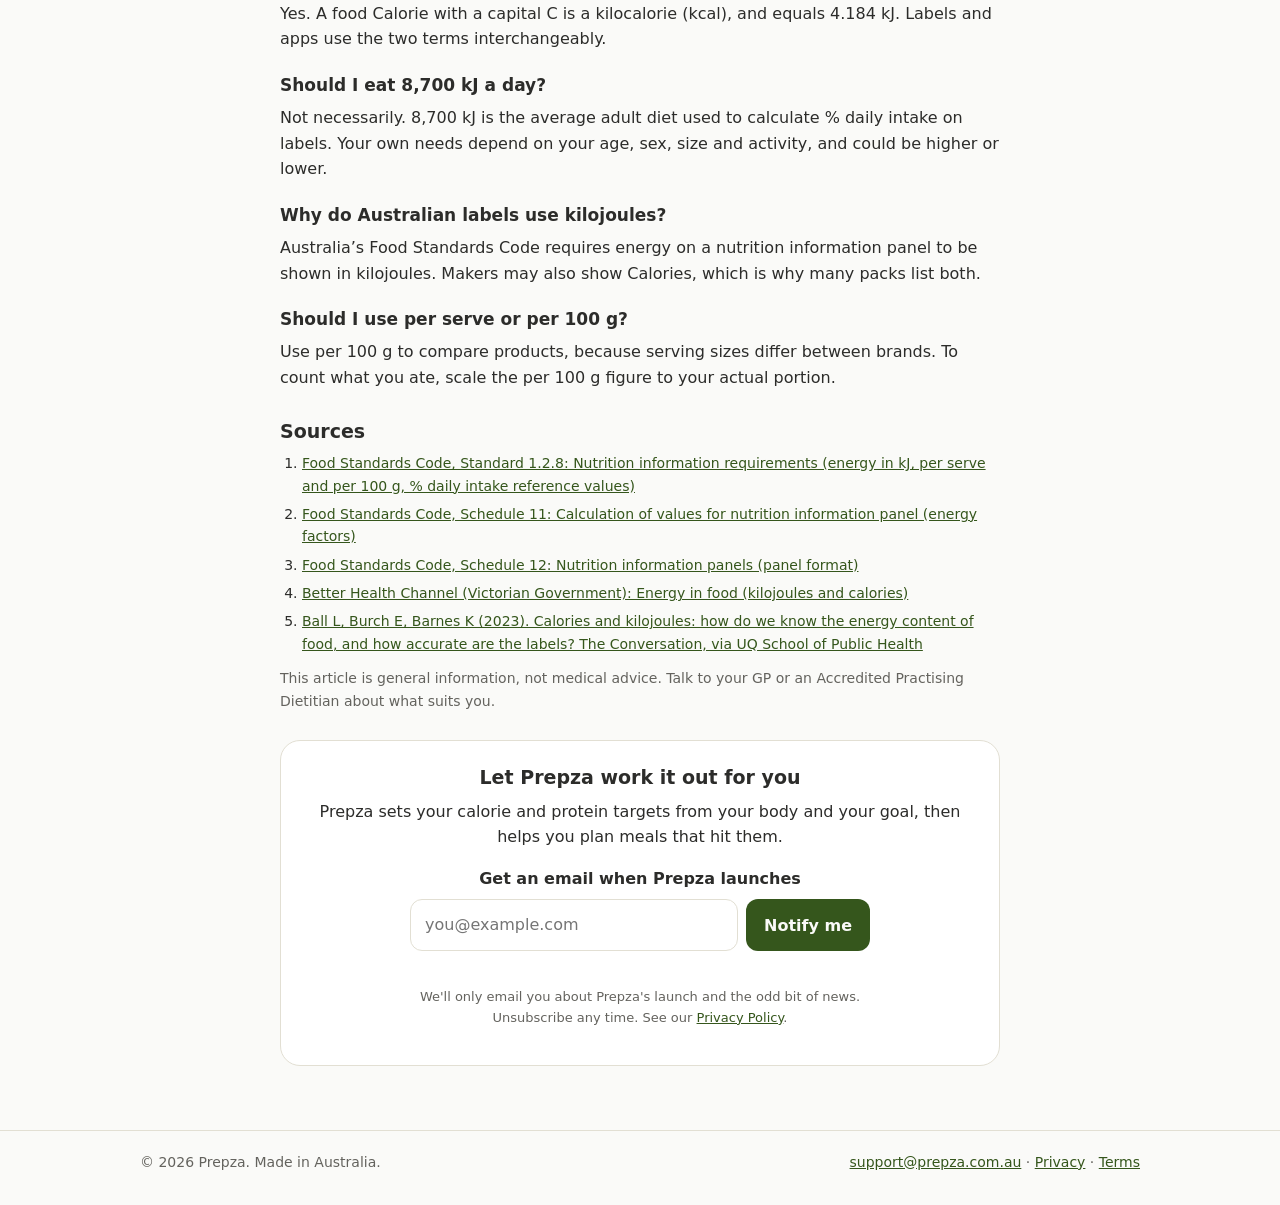
<file: blog/kilojoules-vs-calories.html>
<!doctype html>
<html lang="en-AU">
<head>
<meta charset="utf-8">
<meta name="viewport" content="width=device-width, initial-scale=1">
<title>Kilojoules vs calories: how to read an Australian nutrition label - Prepza</title>
<meta name="description" content="Kilojoules and calories measure the same thing. How to convert kJ to Cal, and read per serve, per 100 g and % daily intake on an Australian nutrition label.">
<link rel="canonical" href="https://prepza.com.au/blog/kilojoules-vs-calories.html">
<link rel="icon" href="/icon.png">
<link rel="apple-touch-icon" href="/icon.png">
<meta property="og:type" content="article">
<meta property="og:url" content="https://prepza.com.au/blog/kilojoules-vs-calories.html">
<meta property="og:title" content="Kilojoules vs calories: how to read an Australian nutrition label - Prepza">
<meta property="og:description" content="Kilojoules and calories measure the same thing. How to convert kJ to Cal, and read per serve, per 100 g and % daily intake on an Australian nutrition label.">
<meta property="og:image" content="https://prepza.com.au/icon.png">
<meta name="theme-color" content="#FAFAF8" media="(prefers-color-scheme: light)">
<meta name="theme-color" content="#1A1A18" media="(prefers-color-scheme: dark)">
<link rel="stylesheet" href="/styles.css">
<link rel="alternate" type="application/rss+xml" title="Prepza blog" href="https://prepza.com.au/blog/feed.xml">
<script type="application/ld+json">{"@context":"https://schema.org","@type":"BlogPosting","headline":"Kilojoules vs calories: how to read an Australian nutrition label","description":"Kilojoules and calories measure the same thing. How to convert kJ to Cal, and read per serve, per 100 g and % daily intake on an Australian nutrition label.","datePublished":"2026-11-19","dateModified":"2026-11-19","inLanguage":"en-AU","mainEntityOfPage":"https://prepza.com.au/blog/kilojoules-vs-calories.html","image":"https://prepza.com.au/icon.png","author":{"@type":"Organization","name":"Prepza","url":"https://prepza.com.au/","logo":"https://prepza.com.au/icon.png"},"publisher":{"@type":"Organization","name":"Prepza","url":"https://prepza.com.au/","logo":"https://prepza.com.au/icon.png"},"citation":["https://www.legislation.gov.au/F2015L00395/2021-06-03/2021-06-03/text/original/epub/OEBPS/document_1/document_1.html","https://www.legislation.gov.au/F2015L00481/2024-10-29/2024-10-29/text/original/epub/OEBPS/document_1/document_1.html","https://www.legislation.gov.au/F2015L00482/2017-04-13/2017-04-13/text/original/epub/OEBPS/document_1/document_1.html","https://www.betterhealth.vic.gov.au/health/healthyliving/kilojoules-and-calories","https://public-health.uq.edu.au/node/11208"]}</script>
<script type="application/ld+json">{"@context":"https://schema.org","@type":"FAQPage","mainEntity":[{"@type":"Question","name":"How do I convert kilojoules to calories?","acceptedAnswer":{"@type":"Answer","text":"Divide kilojoules by 4.184, or by about 4.2 for a quick estimate. For example, 1,000 kJ is about 239 Calories, and 8,700 kJ is about 2,079 Calories."}},{"@type":"Question","name":"Is a Calorie the same as a kcal?","acceptedAnswer":{"@type":"Answer","text":"Yes. A food Calorie with a capital C is a kilocalorie (kcal), and equals 4.184 kJ. Labels and apps use the two terms interchangeably."}},{"@type":"Question","name":"Should I eat 8,700 kJ a day?","acceptedAnswer":{"@type":"Answer","text":"Not necessarily. 8,700 kJ is the average adult diet used to calculate % daily intake on labels. Your own needs depend on your age, sex, size and activity, and could be higher or lower."}},{"@type":"Question","name":"Why do Australian labels use kilojoules?","acceptedAnswer":{"@type":"Answer","text":"Australia’s Food Standards Code requires energy on a nutrition information panel to be shown in kilojoules. Makers may also show Calories, which is why many packs list both."}},{"@type":"Question","name":"Should I use per serve or per 100 g?","acceptedAnswer":{"@type":"Answer","text":"Use per 100 g to compare products, because serving sizes differ between brands. To count what you ate, scale the per 100 g figure to your actual portion."}}]}</script>
<script type="application/ld+json">{"@context":"https://schema.org","@type":"BreadcrumbList","itemListElement":[{"@type":"ListItem","position":1,"name":"Blog","item":"https://prepza.com.au/blog/"},{"@type":"ListItem","position":2,"name":"Kilojoules vs calories: how to read an Australian nutrition label","item":"https://prepza.com.au/blog/kilojoules-vs-calories.html"}]}</script>
</head>
<body>
<header class="site-header">
  <div class="wrap header-row">
    <a class="brand" href="/"><img src="/icon.png" alt="" width="34" height="34"><span>Prepz<span class="brand-a">a</span></span></a>
    <nav aria-label="Main"><a href="/">Home</a><a href="/blog/" aria-current="page">Blog</a><a href="/support.html">Support</a><a href="/privacy.html">Privacy</a><a href="/terms.html">Terms</a></nav>
  </div>
</header>
<main>
<article class="wrap legal post">
  <p class="muted"><a href="/blog/">Blog</a></p>
  <h1>Kilojoules vs calories: how to read an Australian nutrition label</h1>
  <p class="muted">By the Prepza team &middot; <time datetime="2026-11-19">19 November 2026</time></p>
  <div class="answer"><p class="answer-label">The short answer</p><p>Kilojoules (kJ) and calories measure the same thing: the energy in food. <strong>One Calorie (kcal) is 4.184 kJ</strong>, so to turn kilojoules into Calories, <strong>divide by about 4.2</strong>. 1,000 kJ is about 240 Cal, and 8,700 kJ is about 2,080 Cal.</p>
<p>Australian labels must show energy in kilojoules, and may show Calories as well. On the nutrition information panel, <strong>use the per 100 g column to compare products</strong> and the per serve column, adjusted to how much you actually eat, to count what you&rsquo;re eating. The % daily intake figures are based on an average adult diet of 8,700 kJ, not on your own needs.</p></div>
<section>
  <h2>Kilojoules and calories are the same thing in different units</h2>
  <p>A kilojoule is a unit of energy, the way a kilometre is a unit of distance. A Calorie (with a capital C) is the same as a kilocalorie (kcal), the unit used on labels in the US and in many apps. They&rsquo;re linked by a fixed number:</p>
  <ul>
    <li><strong>1 Calorie (kcal) = 4.184 kJ</strong></li>
    <li><strong>1 kJ = about 0.24 Calories</strong></li>
  </ul>
  <p>For a quick estimate in your head, dividing kilojoules by 4 is close enough, though it overstates Calories by about 5%. Here are some common amounts:</p>
  <div class="table-wrap"><table>
    <thead><tr><th scope="col">Kilojoules</th><th scope="col">Calories (kcal)</th></tr></thead>
    <tbody>
      <tr><td>100&nbsp;kJ</td><td>about 24&nbsp;Cal</td></tr>
      <tr><td>500&nbsp;kJ</td><td>about 120&nbsp;Cal</td></tr>
      <tr><td>1,000&nbsp;kJ</td><td>about 239&nbsp;Cal</td></tr>
      <tr><td>2,000&nbsp;kJ</td><td>about 478&nbsp;Cal</td></tr>
      <tr><td>5,000&nbsp;kJ</td><td>about 1,195&nbsp;Cal</td></tr>
      <tr><td>8,700&nbsp;kJ</td><td>about 2,079&nbsp;Cal</td></tr>
    </tbody>
  </table></div>
  <p>Going the other way, multiply Calories by 4.184: 100 Cal is about 418 kJ, and 2,000 Cal is about 8,370 kJ.</p>
  <p>Australia&rsquo;s Food Standards Code requires energy on a nutrition label to be shown in kilojoules. A maker can add Calories too, which is why many packs show both, such as &ldquo;616&nbsp;kJ (147&nbsp;Cal)&rdquo;.</p>
</section>

<section>
  <h2>Where a label&rsquo;s kilojoules come from</h2>
  <p>Most food isn&rsquo;t burnt in a lab to measure its energy. Instead, the maker works out how much protein, fat, carbohydrate, fibre and alcohol it contains, and multiplies each by a set energy factor from the Food Standards Code:</p>
  <div class="table-wrap"><table>
    <thead><tr><th scope="col">Nutrient</th><th scope="col">Kilojoules per gram</th><th scope="col">Calories per gram (about)</th></tr></thead>
    <tbody>
      <tr><td>Fat</td><td>37&nbsp;kJ</td><td>9&nbsp;Cal</td></tr>
      <tr><td>Alcohol</td><td>29&nbsp;kJ</td><td>7&nbsp;Cal</td></tr>
      <tr><td>Protein</td><td>17&nbsp;kJ</td><td>4&nbsp;Cal</td></tr>
      <tr><td>Carbohydrate</td><td>17&nbsp;kJ</td><td>4&nbsp;Cal</td></tr>
      <tr><td>Dietary fibre</td><td>8&nbsp;kJ</td><td>2&nbsp;Cal</td></tr>
    </tbody>
  </table></div>
  <p>That&rsquo;s why fatty foods are so energy-dense: a gram of fat carries more than twice the kilojoules of a gram of protein or carbohydrate. It also means you can check a label yourself. A food with 8&nbsp;g of protein, 15&nbsp;g of fat, 60&nbsp;g of carbohydrate and 6&nbsp;g of fibre per 100&nbsp;g works out to:</p>
  <p><strong>(8 &times; 17) + (15 &times; 37) + (60 &times; 17) + (6 &times; 8) = 1,759&nbsp;kJ per 100&nbsp;g</strong>, or about 420&nbsp;Cal.</p>
  <p>Keep in mind that these are averages. Natural foods vary from batch to batch, and how much energy your body actually absorbs depends on things like cooking, processing and your own digestion. Treat label numbers as good estimates, not exact measurements.</p>
</section>

<section>
  <h2>Reading the nutrition information panel, line by line</h2>
  <p>Most packaged foods in Australia carry a nutrition information panel in the same layout. Here&rsquo;s an example for a made-up muesli bar.</p>
  <p><strong>Servings per package: 6. Serving size: 35&nbsp;g.</strong></p>
  <div class="table-wrap"><table>
    <thead>
      <tr><th scope="col">Nutrient</th><th scope="col">Per serve</th><th scope="col">%DI* per serve</th><th scope="col">Per 100&nbsp;g</th></tr>
    </thead>
    <tbody>
      <tr><td>Energy</td><td>616&nbsp;kJ<br>(147&nbsp;Cal)</td><td>7%</td><td>1,760&nbsp;kJ<br>(421&nbsp;Cal)</td></tr>
      <tr><td>Protein</td><td>2.8&nbsp;g</td><td>6%</td><td>8.0&nbsp;g</td></tr>
      <tr><td>Fat, total</td><td>5.3&nbsp;g</td><td>8%</td><td>15.0&nbsp;g</td></tr>
      <tr><td>&ndash; saturated</td><td>1.8&nbsp;g</td><td>7%</td><td>5.0&nbsp;g</td></tr>
      <tr><td>Carbohydrate</td><td>21.0&nbsp;g</td><td>7%</td><td>60.0&nbsp;g</td></tr>
      <tr><td>&ndash; sugars</td><td>8.8&nbsp;g</td><td>10%</td><td>25.0&nbsp;g</td></tr>
      <tr><td>Dietary fibre</td><td>2.1&nbsp;g</td><td>7%</td><td>6.0&nbsp;g</td></tr>
      <tr><td>Sodium</td><td>42&nbsp;mg</td><td>2%</td><td>120&nbsp;mg</td></tr>
    </tbody>
  </table></div>
  <p>* %DI is percentage daily intake. Percentage daily intakes are based on an average adult diet of 8,700&nbsp;kJ.</p>
  <ol>
    <li><strong>Servings per package and serving size.</strong> The maker chooses the serving size, and it may not match how much you eat. Two bars is two serves.</li>
    <li><strong>Per serve.</strong> What&rsquo;s in one of the maker&rsquo;s serves. Useful for counting what you eat, once you&rsquo;ve adjusted it to your real portion.</li>
    <li><strong>% daily intake.</strong> How much of an average adult&rsquo;s daily amount one serve provides. This column is optional, so not every pack has it.</li>
    <li><strong>Per 100&nbsp;g (or per 100&nbsp;ml for drinks).</strong> Every panel must include this column, and it&rsquo;s the fairest way to compare one product with another.</li>
  </ol>
</section>

<section>
  <h2>Per serve or per 100 g: which should you use?</h2>
  <p>Use each column for a different job:</p>
  <ul>
    <li><strong>Comparing two products: per 100&nbsp;g.</strong> Serving sizes differ between brands, so one cereal&rsquo;s &ldquo;serve&rdquo; might be 30&nbsp;g and another&rsquo;s 45&nbsp;g. Per 100&nbsp;g puts them on the same footing.</li>
    <li><strong>Counting what you ate: your own portion.</strong> Weigh or estimate your portion, then scale from the per 100&nbsp;g column. If you ate 60&nbsp;g of a food with 1,760&nbsp;kJ per 100&nbsp;g, that&rsquo;s 1,760 &times; 0.6 = about 1,056&nbsp;kJ (252&nbsp;Cal).</li>
  </ul>
  <p>Drinks catch people out here. A drink&rsquo;s per 100&nbsp;ml figure can look small, but a 600&nbsp;ml bottle holds six times that.</p>
</section>

<section>
  <h2>What % daily intake means (and doesn&rsquo;t)</h2>
  <p>The % daily intake column compares one serve with fixed reference amounts set in the Food Standards Code for an average adult:</p>
  <div class="table-wrap"><table>
    <thead><tr><th scope="col">Nutrient</th><th scope="col">Reference amount per day</th></tr></thead>
    <tbody>
      <tr><td>Energy</td><td>8,700&nbsp;kJ</td></tr>
      <tr><td>Protein</td><td>50&nbsp;g</td></tr>
      <tr><td>Fat</td><td>70&nbsp;g</td></tr>
      <tr><td>Saturated fat</td><td>24&nbsp;g</td></tr>
      <tr><td>Carbohydrate</td><td>310&nbsp;g</td></tr>
      <tr><td>Sugars</td><td>90&nbsp;g</td></tr>
      <tr><td>Dietary fibre</td><td>30&nbsp;g</td></tr>
      <tr><td>Sodium</td><td>2,300&nbsp;mg</td></tr>
    </tbody>
  </table></div>
  <p>These are labelling references, not personal targets. Your own energy needs depend on your age, sex, size, body composition and how active you are, so they could be well above or below 8,700&nbsp;kJ. The protein reference of 50&nbsp;g is also lower than many people aim for, especially if you train or are losing weight. Our guide on <a href="/blog/how-much-protein-do-you-need.html">how much protein you need</a> explains how to work out your own number.</p>
  <p>Where % daily intake is handy is as a quick sense of scale: a snack that gives you 20% of a day&rsquo;s sodium in one serve is a lot, whatever your exact needs.</p>
</section>

<section>
  <h2>Quick tips for reading labels</h2>
  <ul>
    <li><strong>Check the serving size first.</strong> Everything in the per serve column depends on it.</li>
    <li><strong>Compare like with like, per 100&nbsp;g.</strong> Line up two yoghurts or two breads on the same column.</li>
    <li><strong>Look at what the kilojoules are made of.</strong> Two foods with the same energy can be very different: one mostly protein and fibre, the other mostly sugar and fat.</li>
    <li><strong>Don&rsquo;t forget drinks.</strong> Juices, soft drinks, coffees and alcohol can add a lot of kilojoules without filling you up.</li>
    <li><strong>Eating out?</strong> Check for kilojoules on the menu or the food display tags.</li>
  </ul>
</section>

<section>
  <h2>How Prepza handles kilojoules and calories</h2>
  <p>Prepza can show energy in kilojoules or Calories, whichever you think in, and you can switch at any time. To log a packaged food, scan its barcode or the nutrition information panel itself, then enter how much you ate and Prepza does the maths. Its food database includes Australian supermarket products, so many common foods are already there.</p>
</section>

<section>
  <h2>When to check with a professional</h2>
  <p>Counting kilojoules suits some people and not others. If you have diabetes or another health condition, are pregnant or breastfeeding, or are under 18, talk to your GP or an Accredited Practising Dietitian before changing how you eat. If tracking food or numbers is making you anxious, or you&rsquo;re worried about your relationship with food, the Butterfly Foundation helpline is on <strong>1800 33 4673</strong>.</p>
</section>
<section>
  <h2>Frequently asked questions</h2>
  <h3>How do I convert kilojoules to calories?</h3>
  <p>Divide kilojoules by 4.184, or by about 4.2 for a quick estimate. For example, 1,000 kJ is about 239 Calories, and 8,700 kJ is about 2,079 Calories.</p>
  <h3>Is a Calorie the same as a kcal?</h3>
  <p>Yes. A food Calorie with a capital C is a kilocalorie (kcal), and equals 4.184 kJ. Labels and apps use the two terms interchangeably.</p>
  <h3>Should I eat 8,700 kJ a day?</h3>
  <p>Not necessarily. 8,700 kJ is the average adult diet used to calculate % daily intake on labels. Your own needs depend on your age, sex, size and activity, and could be higher or lower.</p>
  <h3>Why do Australian labels use kilojoules?</h3>
  <p>Australia’s Food Standards Code requires energy on a nutrition information panel to be shown in kilojoules. Makers may also show Calories, which is why many packs list both.</p>
  <h3>Should I use per serve or per 100 g?</h3>
  <p>Use per 100 g to compare products, because serving sizes differ between brands. To count what you ate, scale the per 100 g figure to your actual portion.</p>
</section>
<section class="sources">
  <h2>Sources</h2>
  <ol>
    <li><a href="https://www.legislation.gov.au/F2015L00395/2021-06-03/2021-06-03/text/original/epub/OEBPS/document_1/document_1.html" rel="noopener">Food Standards Code, Standard 1.2.8: Nutrition information requirements (energy in kJ, per serve and per 100 g, % daily intake reference values)</a></li>
    <li><a href="https://www.legislation.gov.au/F2015L00481/2024-10-29/2024-10-29/text/original/epub/OEBPS/document_1/document_1.html" rel="noopener">Food Standards Code, Schedule 11: Calculation of values for nutrition information panel (energy factors)</a></li>
    <li><a href="https://www.legislation.gov.au/F2015L00482/2017-04-13/2017-04-13/text/original/epub/OEBPS/document_1/document_1.html" rel="noopener">Food Standards Code, Schedule 12: Nutrition information panels (panel format)</a></li>
    <li><a href="https://www.betterhealth.vic.gov.au/health/healthyliving/kilojoules-and-calories" rel="noopener">Better Health Channel (Victorian Government): Energy in food (kilojoules and calories)</a></li>
    <li><a href="https://public-health.uq.edu.au/node/11208" rel="noopener">Ball L, Burch E, Barnes K (2023). Calories and kilojoules: how do we know the energy content of food, and how accurate are the labels? The Conversation, via UQ School of Public Health</a></li>
  </ol>
</section>
<p class="post-note">This article is general information, not medical advice. Talk to your GP or an Accredited Practising Dietitian about what suits you.</p>
<section class="post-cta">
  <h2>Let Prepza work it out for you</h2>
  <p>Prepza sets your calorie and protein targets from your body and your goal, then helps you plan meals that hit them.</p>
  <form class="signup" id="signup" novalidate>
      <label for="signup-email">Get an email when Prepza launches</label>
      <div class="signup-row">
        <input id="signup-email" name="email" type="email" inputmode="email" autocomplete="email" placeholder="you@example.com" required maxlength="254">
        <button type="submit">Notify me</button>
      </div>
      <input class="signup-trap" name="website" type="text" tabindex="-1" autocomplete="off" aria-hidden="true">
      <p class="signup-status" role="status" aria-live="polite"></p>
      <p class="signup-fine">We'll only email you about Prepza's launch and the odd bit of news. Unsubscribe any time. See our <a href="/privacy.html">Privacy Policy</a>.</p>
    </form>
    <script>
    (() => {
      const form = document.getElementById('signup');
      const input = form.querySelector('input[name="email"]');
      const button = form.querySelector('button');
      const status = form.querySelector('.signup-status');
      const say = (text, ok) => {
        status.textContent = text;
        status.className = 'signup-status' + (ok ? ' ok' : ' error');
      };
      form.addEventListener('submit', async (event) => {
        event.preventDefault();
        if (form.website.value) return;
        const email = input.value.trim();
        if (!/^[^@\s]+@[^@\s]+\.[^@\s]+$/.test(email)) {
          say('Please enter a valid email address.', false);
          input.focus();
          return;
        }
        button.disabled = true;
        say('Adding you…', true);
        try {
          const res = await fetch("https://sbooiwlpufsnwqdxzglh.supabase.co/rest/v1/rpc/join_waitlist", {
            method: 'POST',
            headers: {
              'Content-Type': 'application/json',
              apikey: "eyJhbGciOiJIUzI1NiIsInR5cCI6IkpXVCJ9.eyJpc3MiOiJzdXBhYmFzZSIsInJlZiI6InNib29pd2xwdWZzbndxZHh6Z2xoIiwicm9sZSI6ImFub24iLCJpYXQiOjE3ODg4NjM4NjksImV4cCI6MjEwNDQzOTg2OX0.-cY8-3K3v0nuojcmFicwFBWoi9Yq2dD5cg3iR_vDqWI",
              Authorization: "Bearer eyJhbGciOiJIUzI1NiIsInR5cCI6IkpXVCJ9.eyJpc3MiOiJzdXBhYmFzZSIsInJlZiI6InNib29pd2xwdWZzbndxZHh6Z2xoIiwicm9sZSI6ImFub24iLCJpYXQiOjE3ODg4NjM4NjksImV4cCI6MjEwNDQzOTg2OX0.-cY8-3K3v0nuojcmFicwFBWoi9Yq2dD5cg3iR_vDqWI",
            },
            body: JSON.stringify({ p_email: email, p_source: 'website' }),
          });
          if (!res.ok || (await res.json()) !== true) throw new Error();
          form.reset();
          say("You're on the list. We'll email you when Prepza launches.", true);
        } catch {
          say("Sorry, that didn't work. Please try again, or email support@prepza.com.au.", false);
        } finally {
          button.disabled = false;
        }
      });
    })();
    </script>
</section>
</article>
</main>
<footer class="site-footer">
  <div class="wrap footer-row">
    <p>&copy; 2026 Prepza. Made in Australia.</p>
    <p><a href="mailto:support@prepza.com.au">support@prepza.com.au</a> &middot; <a href="/privacy.html">Privacy</a> &middot; <a href="/terms.html">Terms</a></p>
  </div>
</footer>
</body>
</html>
</file>
<file: styles.css>
/* Prepza website: the app's warm off-white, charcoal text and sage accent,
   with a dark version that follows the visitor's device. */
:root {
  --bg: #fafaf8;
  --surface: #ffffff;
  --tint: #f1efe8;
  --text: #2c2c2a;
  --muted: #64635e;
  --border: #e2dfd3;
  --accent: #72a447;
  --accent-deep: #35561c;
  --accent-tint: #edf4e4;
  --serif: ui-serif, 'New York', 'Iowan Old Style', Georgia, serif;
  --sans: system-ui, -apple-system, 'Segoe UI', Roboto, Helvetica, Arial, sans-serif;
  color-scheme: light dark;
}

@media (prefers-color-scheme: dark) {
  :root {
    --bg: #1a1a18;
    --surface: #252622;
    --tint: #2e2f2a;
    --text: #f1efe8;
    --muted: #aaa9a2;
    --border: #383934;
    --accent: #8fbd4a;
    --accent-deep: #c6e39d;
    --accent-tint: #29351e;
  }
}

* {
  box-sizing: border-box;
}

html {
  -webkit-text-size-adjust: 100%;
}

body {
  margin: 0;
  background: var(--bg);
  color: var(--text);
  font: 16px/1.6 var(--sans);
}

a {
  color: var(--accent-deep);
}

.wrap {
  width: 100%;
  max-width: 1040px;
  margin: 0 auto;
  padding: 0 20px;
}

/* ---- header / footer ---- */

.site-header {
  border-bottom: 1px solid var(--border);
  background: var(--bg);
}

.header-row {
  display: flex;
  align-items: center;
  justify-content: space-between;
  gap: 16px;
  min-height: 64px;
  flex-wrap: wrap;
}

.brand {
  display: flex;
  align-items: center;
  gap: 10px;
  color: var(--text);
  text-decoration: none;
  font: 600 24px/1 var(--serif);
}

.brand img {
  border-radius: 8px;
}

/* The wordmark's final "a" is green, like the leaf in the icon. */
.brand-a {
  color: var(--accent);
}

nav {
  display: flex;
  gap: 4px;
  flex-wrap: wrap;
}

nav a {
  color: var(--muted);
  text-decoration: none;
  font-weight: 500;
  font-size: 15px;
  padding: 8px 12px;
  border-radius: 999px;
}

nav a:hover,
nav a[aria-current='page'] {
  color: var(--accent-deep);
  background: var(--accent-tint);
}

.site-footer {
  margin-top: 64px;
  border-top: 1px solid var(--border);
  color: var(--muted);
  font-size: 14px;
}

.footer-row {
  display: flex;
  justify-content: space-between;
  gap: 8px 24px;
  flex-wrap: wrap;
  padding-top: 20px;
  padding-bottom: 32px;
}

.footer-row p {
  margin: 0;
}

/* ---- home ---- */

.hero {
  padding: 64px 0 40px;
  text-align: center;
}

.hero-inner {
  max-width: 720px;
}

.hero-icon {
  border-radius: 22px;
  box-shadow: 0 8px 24px rgba(58, 52, 36, 0.12);
}

h1 {
  font: 600 clamp(34px, 6vw, 52px) / 1.1 var(--serif);
  letter-spacing: -0.01em;
  margin: 24px 0 16px;
}

.lead {
  font-size: 18px;
  color: var(--muted);
  margin: 0 auto 20px;
}

.badge {
  display: inline-block;
  margin: 8px 0 0;
  padding: 10px 18px;
  border-radius: 999px;
  background: var(--accent-tint);
  color: var(--accent-deep);
  font-weight: 600;
  font-size: 15px;
}

.features {
  display: grid;
  grid-template-columns: repeat(auto-fit, minmax(260px, 1fr));
  gap: 14px;
  margin-top: 16px;
}

.feature {
  background: var(--surface);
  border: 1px solid var(--border);
  border-radius: 20px;
  padding: 22px;
}

.feature-icon {
  width: 46px;
  height: 46px;
  border-radius: 50%;
  display: flex;
  align-items: center;
  justify-content: center;
  background: var(--accent-tint);
  color: var(--accent-deep);
  margin-bottom: 14px;
}

.feature h2 {
  font-size: 18px;
  line-height: 1.3;
  margin: 0 0 6px;
}

.feature p {
  margin: 0;
  color: var(--muted);
}

.note {
  margin-top: 32px;
  text-align: center;
  color: var(--muted);
  font-size: 14px;
}

/* ---- legal and support ---- */

.legal {
  max-width: 760px;
  padding-top: 32px;
}

.legal h1 {
  font-size: clamp(32px, 5vw, 44px);
  margin-top: 8px;
}

.legal .lead {
  margin-left: 0;
  font-size: 17px;
}

.legal section {
  margin-top: 28px;
}

.legal h2 {
  font-size: 19px;
  line-height: 1.35;
  margin: 0 0 8px;
}

.legal p {
  margin: 0 0 12px;
}

.muted {
  color: var(--muted);
  font-size: 14px;
  margin: 0 0 16px;
}

/* ---- launch sign-up ---- */

.signup {
  max-width: 460px;
  margin: 28px auto 0;
  text-align: left;
}

.signup label {
  display: block;
  font-weight: 600;
  margin-bottom: 8px;
  text-align: center;
}

.signup-row {
  display: flex;
  gap: 8px;
}

.signup input[type='email'] {
  flex: 1;
  min-width: 0;
  padding: 12px 14px;
  border: 1px solid var(--border);
  border-radius: 12px;
  background: var(--surface);
  color: var(--text);
  font: inherit;
}

.signup input[type='email']:focus {
  outline: 2px solid var(--accent);
  outline-offset: 1px;
}

.signup button {
  padding: 12px 18px;
  border: 0;
  border-radius: 12px;
  background: var(--accent-deep);
  color: var(--bg);
  font: 600 16px var(--sans);
  cursor: pointer;
}

.signup button:disabled {
  opacity: 0.6;
  cursor: default;
}

.signup-trap {
  position: absolute;
  left: -9999px;
  width: 1px;
  height: 1px;
  opacity: 0;
}

.signup-status {
  min-height: 1.6em;
  margin: 8px 0 0;
  font-size: 15px;
  text-align: center;
}

.signup-status.ok {
  color: var(--accent-deep);
}

.signup-status.error {
  color: #b3261e;
}

.signup-fine {
  margin: 4px 0 0;
  font-size: 13px;
  color: var(--muted);
  text-align: center;
}

@media (max-width: 420px) {
  .signup-row {
    flex-direction: column;
  }
}

/* ---- blog ---- */

.post h3 {
  font-size: 17px;
  margin: 20px 0 6px;
}

.post ul,
.post ol {
  padding-left: 22px;
  margin: 0 0 12px;
}

.post li {
  margin-bottom: 6px;
}

/* The short answer up top: what search results and AI tools quote. */
.answer {
  margin: 24px 0 8px;
  padding: 18px 20px;
  border-radius: 16px;
  background: var(--accent-tint);
  border: 1px solid var(--border);
}

.answer p:last-child {
  margin-bottom: 0;
}

.answer-label {
  font-weight: 700;
  font-size: 13px;
  letter-spacing: 0.04em;
  text-transform: uppercase;
  color: var(--accent-deep);
}

.table-wrap {
  overflow-x: auto;
  margin: 0 0 14px;
  border: 1px solid var(--border);
  border-radius: 14px;
  background: var(--surface);
}

.table-wrap table {
  width: 100%;
  border-collapse: collapse;
  font-size: 15px;
}

.table-wrap th,
.table-wrap td {
  padding: 10px 14px;
  text-align: left;
  border-bottom: 1px solid var(--border);
  vertical-align: top;
}

.table-wrap th {
  background: var(--tint);
  font-weight: 600;
}

.table-wrap tr:last-child td {
  border-bottom: 0;
}

.sources {
  font-size: 14px;
}

.sources a {
  overflow-wrap: anywhere;
}

.post-note {
  margin-top: 28px;
  color: var(--muted);
  font-size: 14px;
}

.post-cta {
  margin-top: 32px;
  padding: 24px 20px;
  border-radius: 20px;
  background: var(--surface);
  border: 1px solid var(--border);
  text-align: center;
}

.post-cta .signup {
  margin-top: 16px;
}

.post-list {
  list-style: none;
  padding: 0;
  margin: 24px 0 0;
  display: grid;
  gap: 14px;
}

.post-list a {
  display: block;
  padding: 20px 22px;
  border-radius: 20px;
  background: var(--surface);
  border: 1px solid var(--border);
  color: var(--text);
  text-decoration: none;
}

.post-list a:hover {
  border-color: var(--accent);
}

.post-list h2 {
  font: 600 22px/1.25 var(--serif);
  margin: 0 0 6px;
}

.post-list p {
  margin: 0 0 6px;
  color: var(--muted);
}

@media (max-width: 420px) {
  .table-wrap th,
  .table-wrap td {
    padding: 9px 10px;
  }
}

/* ---- password reset ---- */

.button {
  display: block;
  width: 100%;
  max-width: 360px;
  margin: 12px auto 0;
  padding: 14px 18px;
  border: 0;
  border-radius: 14px;
  background: var(--accent-deep);
  color: var(--bg);
  font: 600 16px var(--sans);
  text-align: center;
  text-decoration: none;
  cursor: pointer;
}

.button:disabled {
  opacity: 0.6;
  cursor: default;
}

.button-quiet {
  background: transparent;
  color: var(--accent-deep);
  border: 1px solid var(--border);
}

.reset h1 {
  font-size: clamp(30px, 6vw, 40px);
}

.reset-form {
  max-width: 360px;
  margin: 0 auto;
  text-align: left;
}

.reset-form h1 {
  text-align: center;
}

.reset-form label {
  display: block;
  font-weight: 600;
  margin: 14px 0 6px;
}

.reset-form input {
  width: 100%;
  padding: 13px 14px;
  border: 1px solid var(--border);
  border-radius: 12px;
  background: var(--surface);
  color: var(--text);
  font: inherit;
}

.reset-form input:focus {
  outline: 2px solid var(--accent);
  outline-offset: 1px;
}

.reset-form .signup-fine {
  text-align: left;
}

[hidden] {
  display: none !important;
}
</file>
